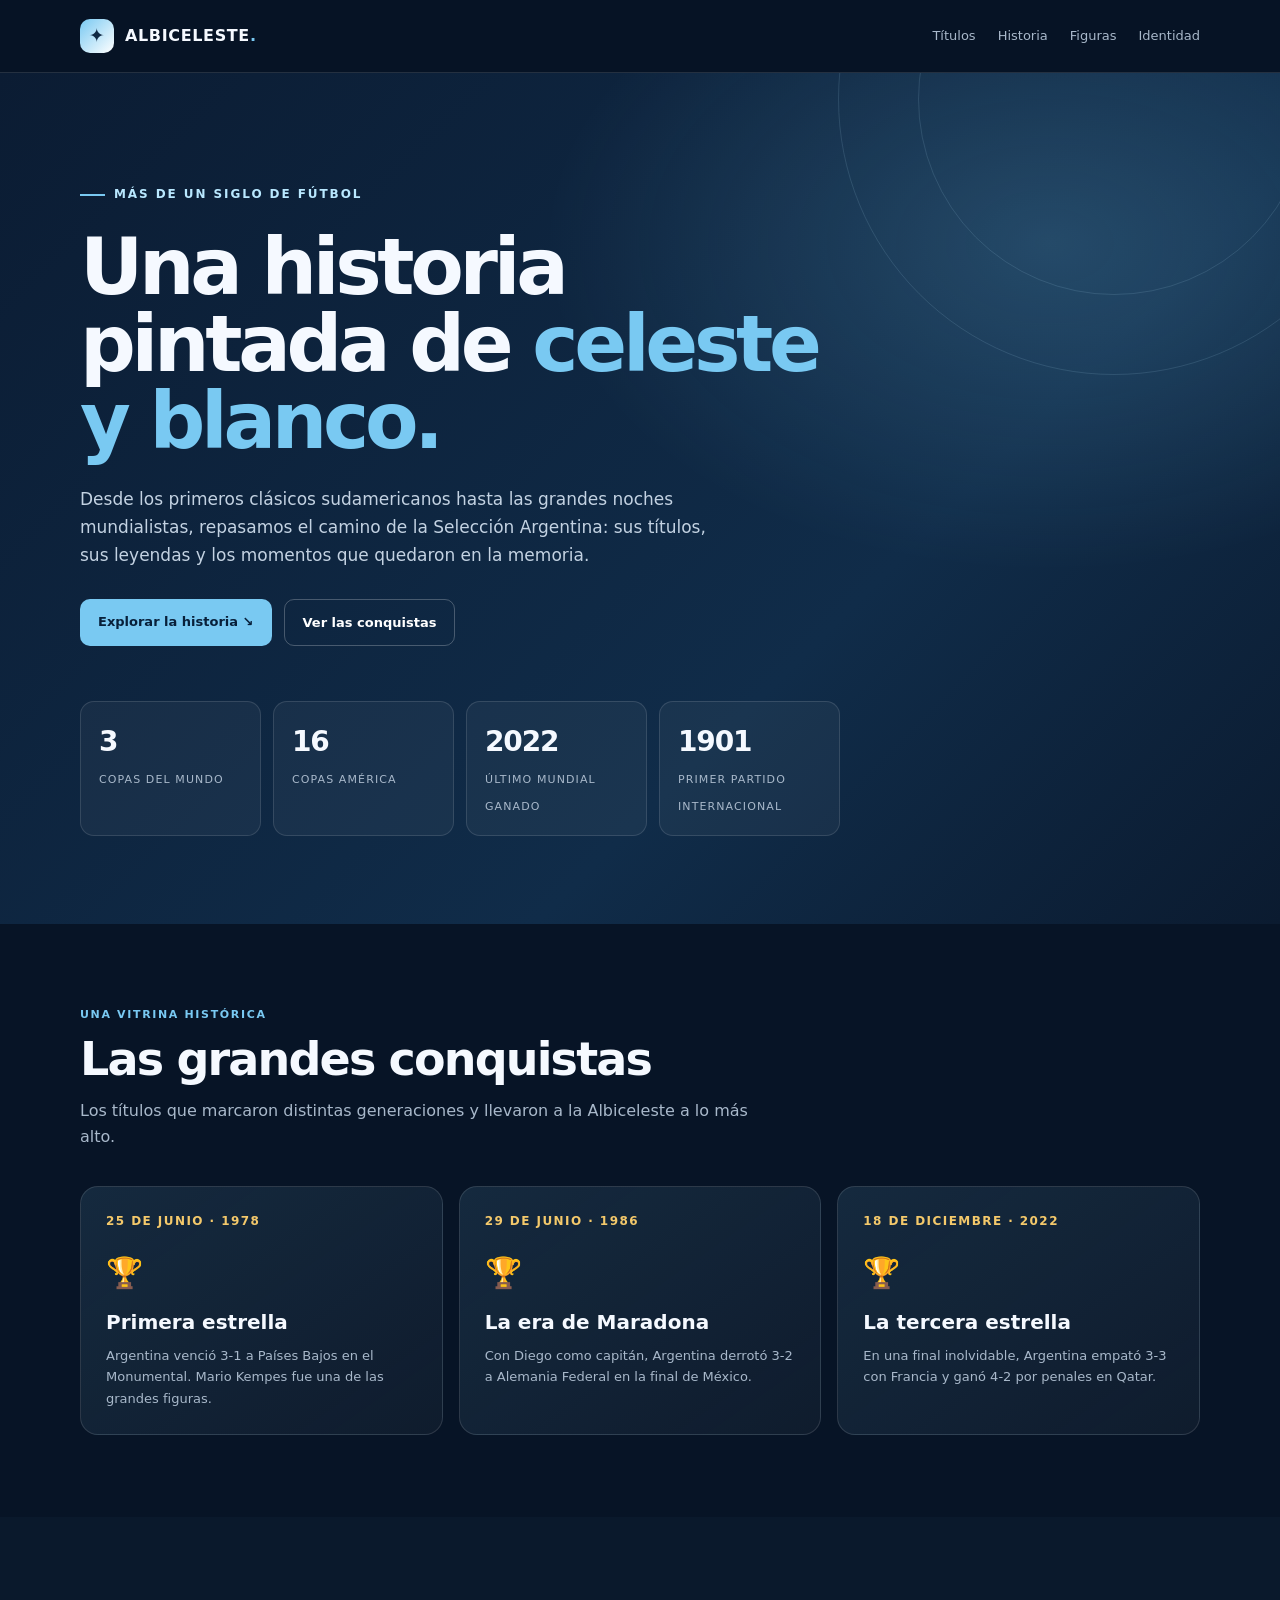
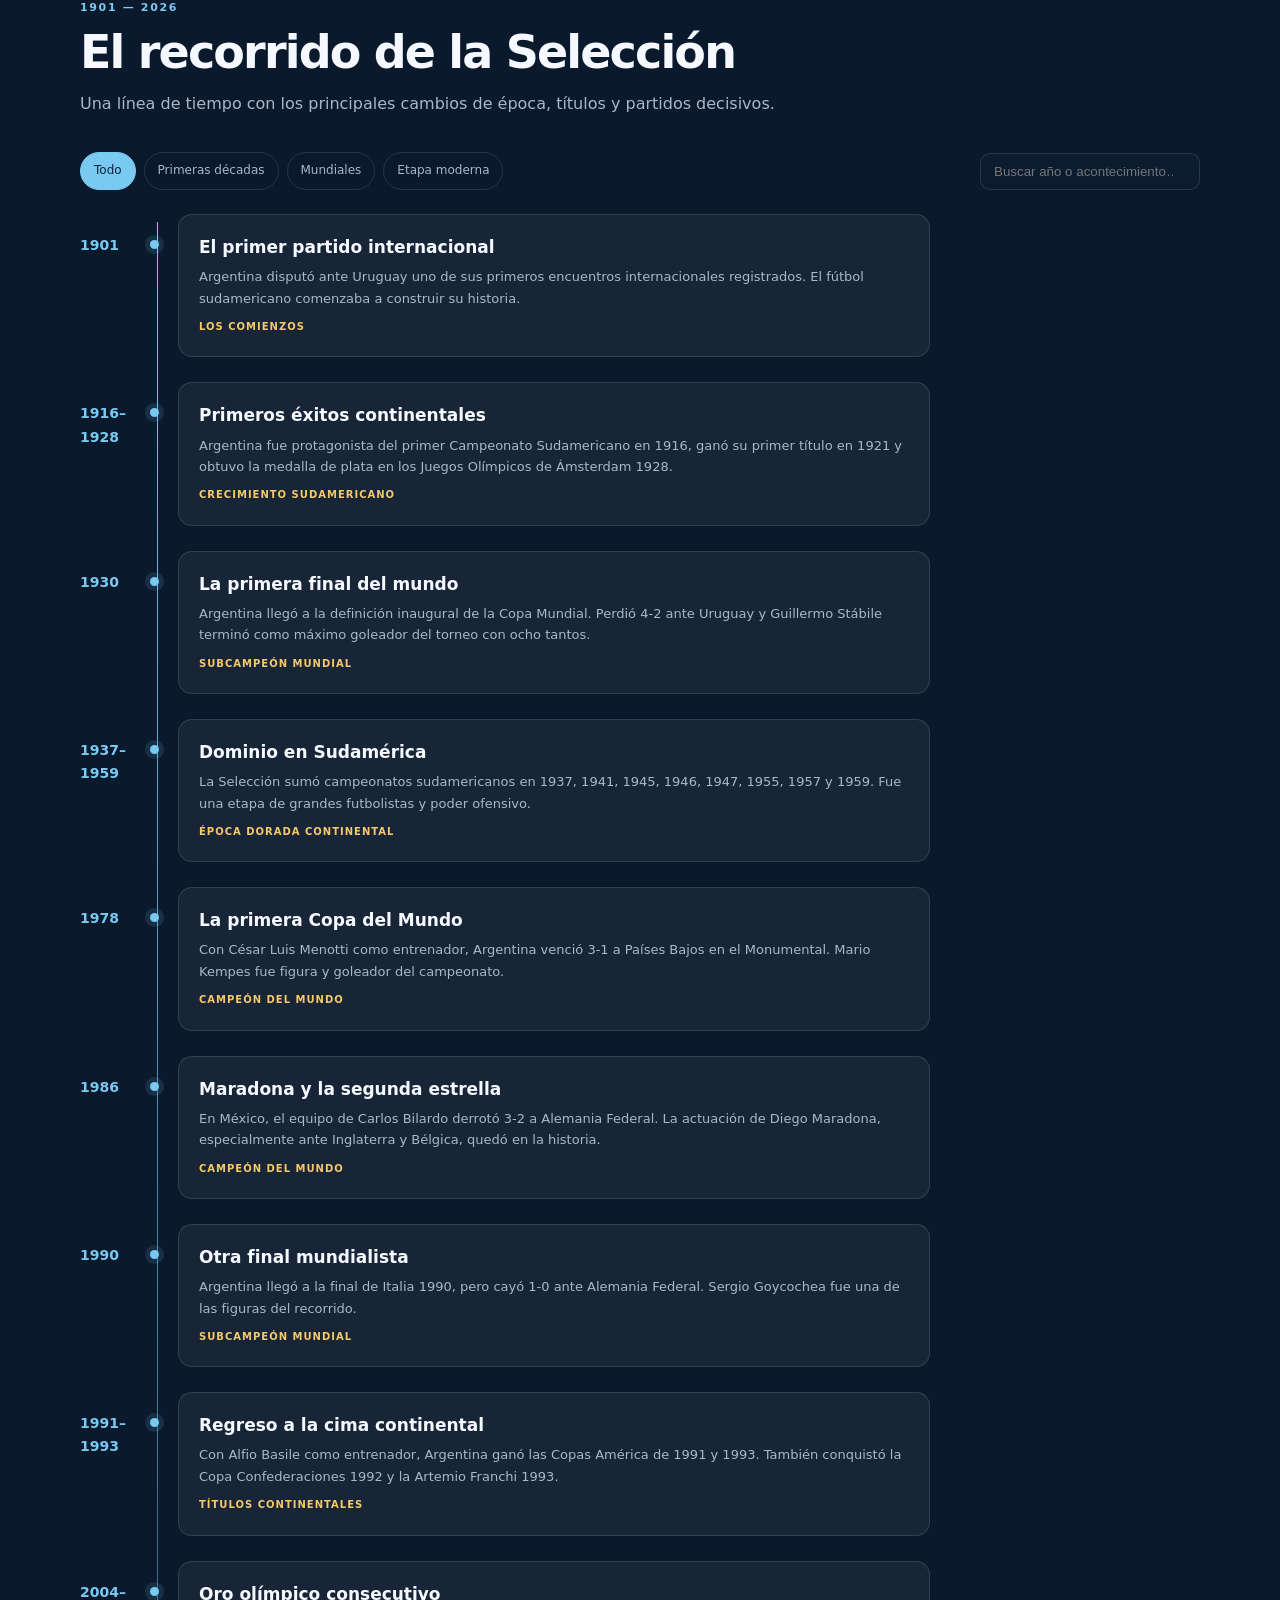
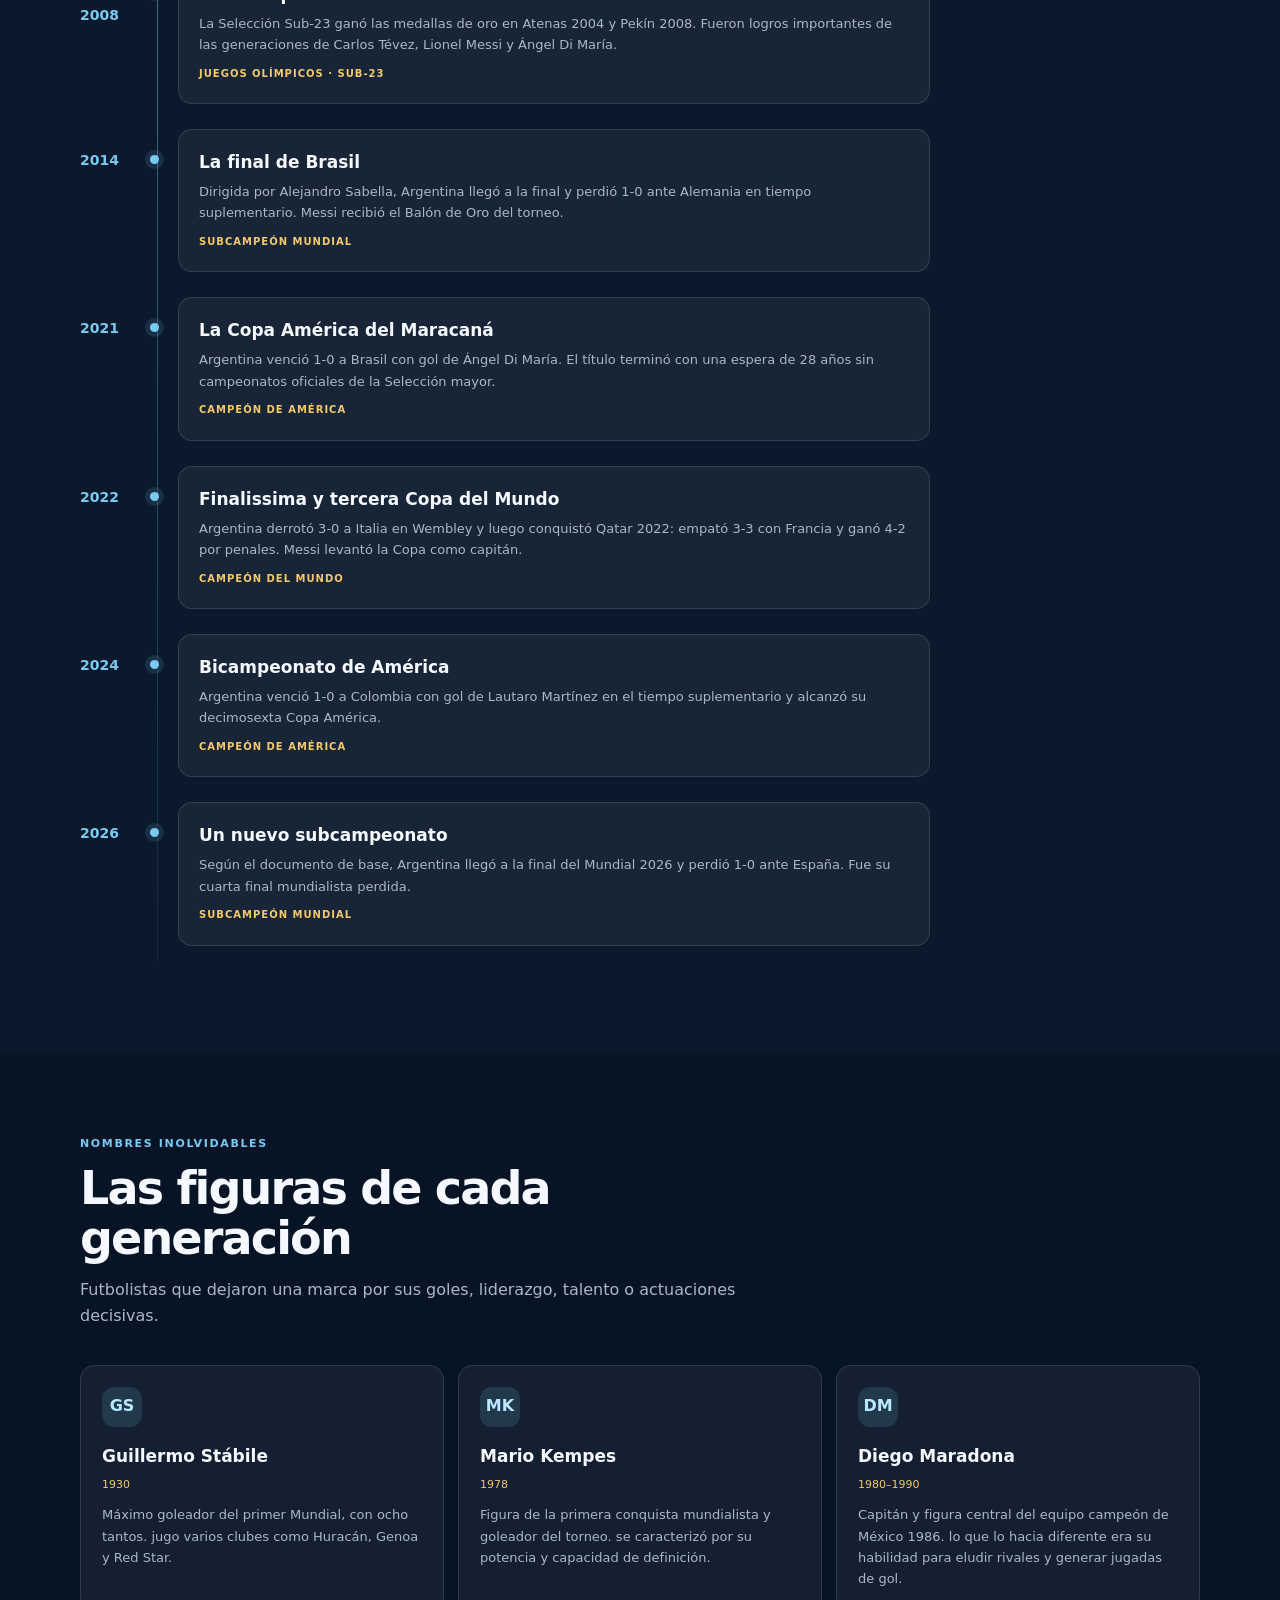
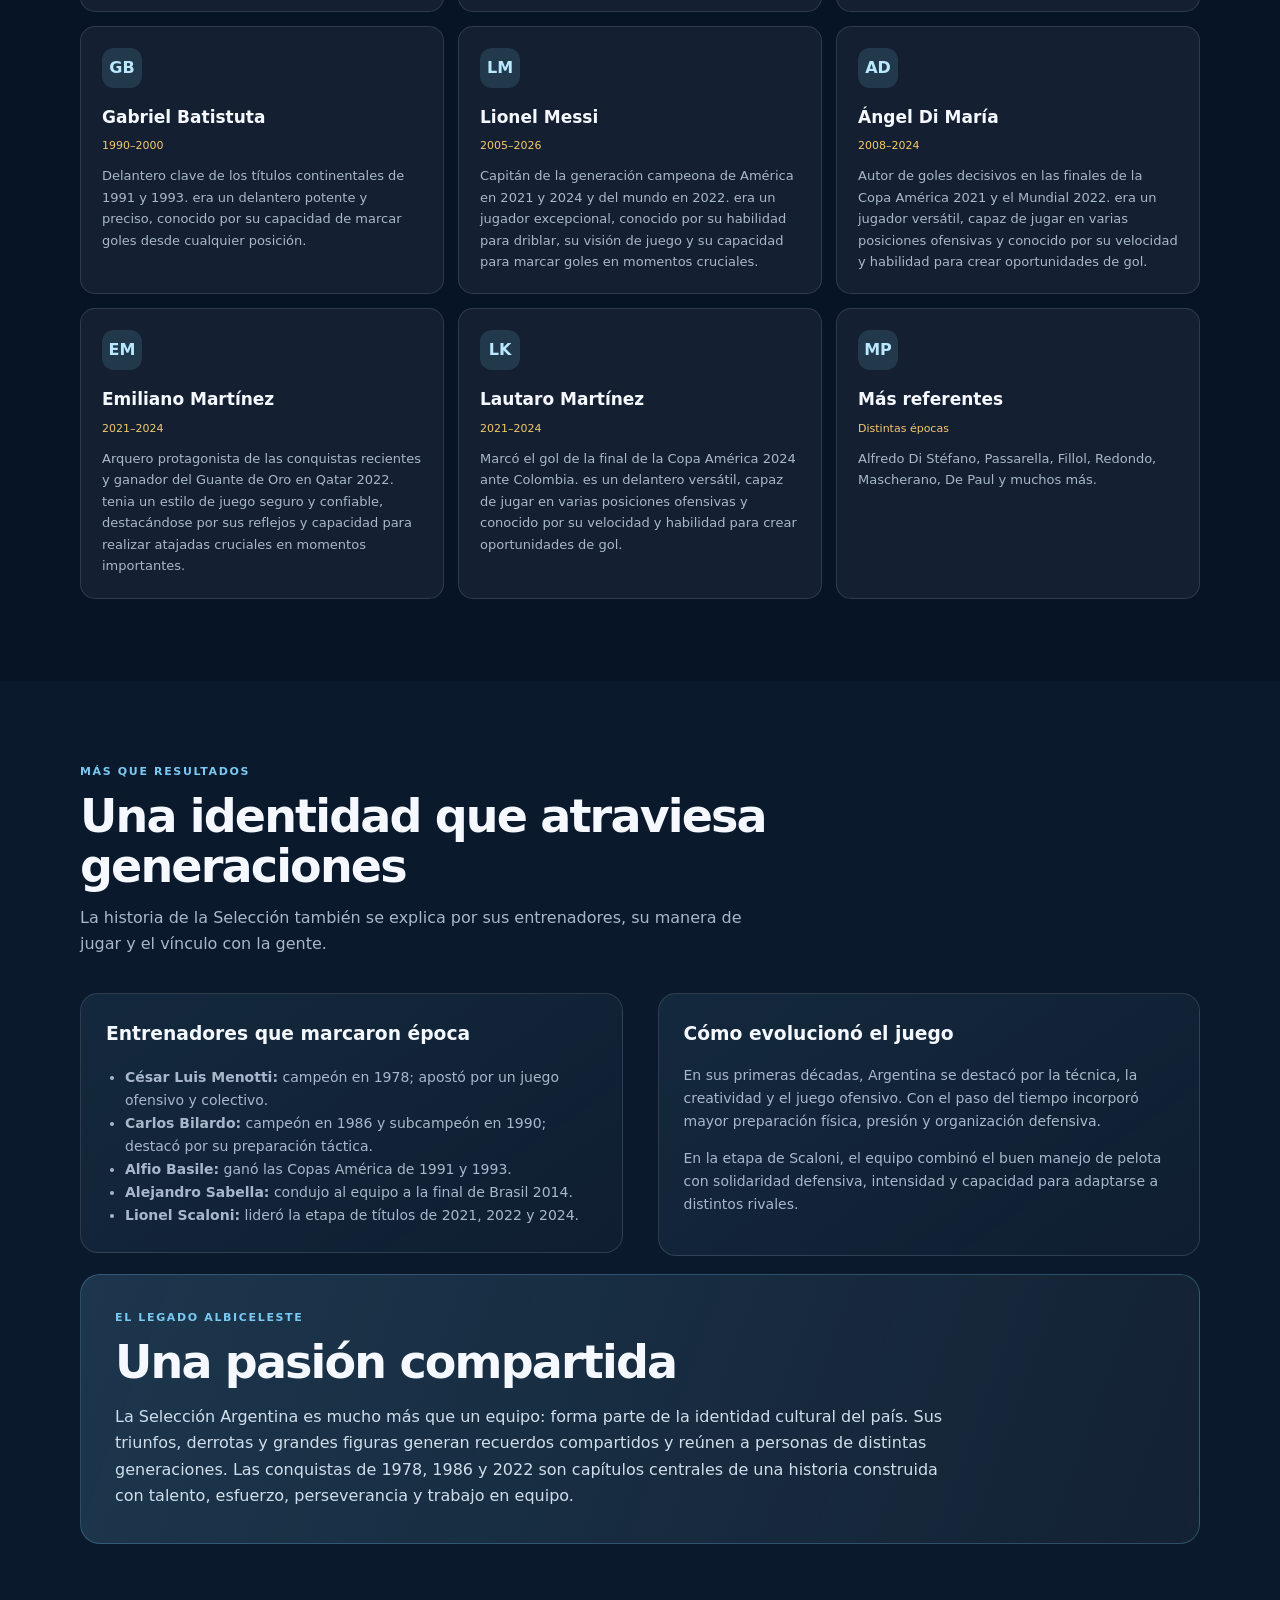
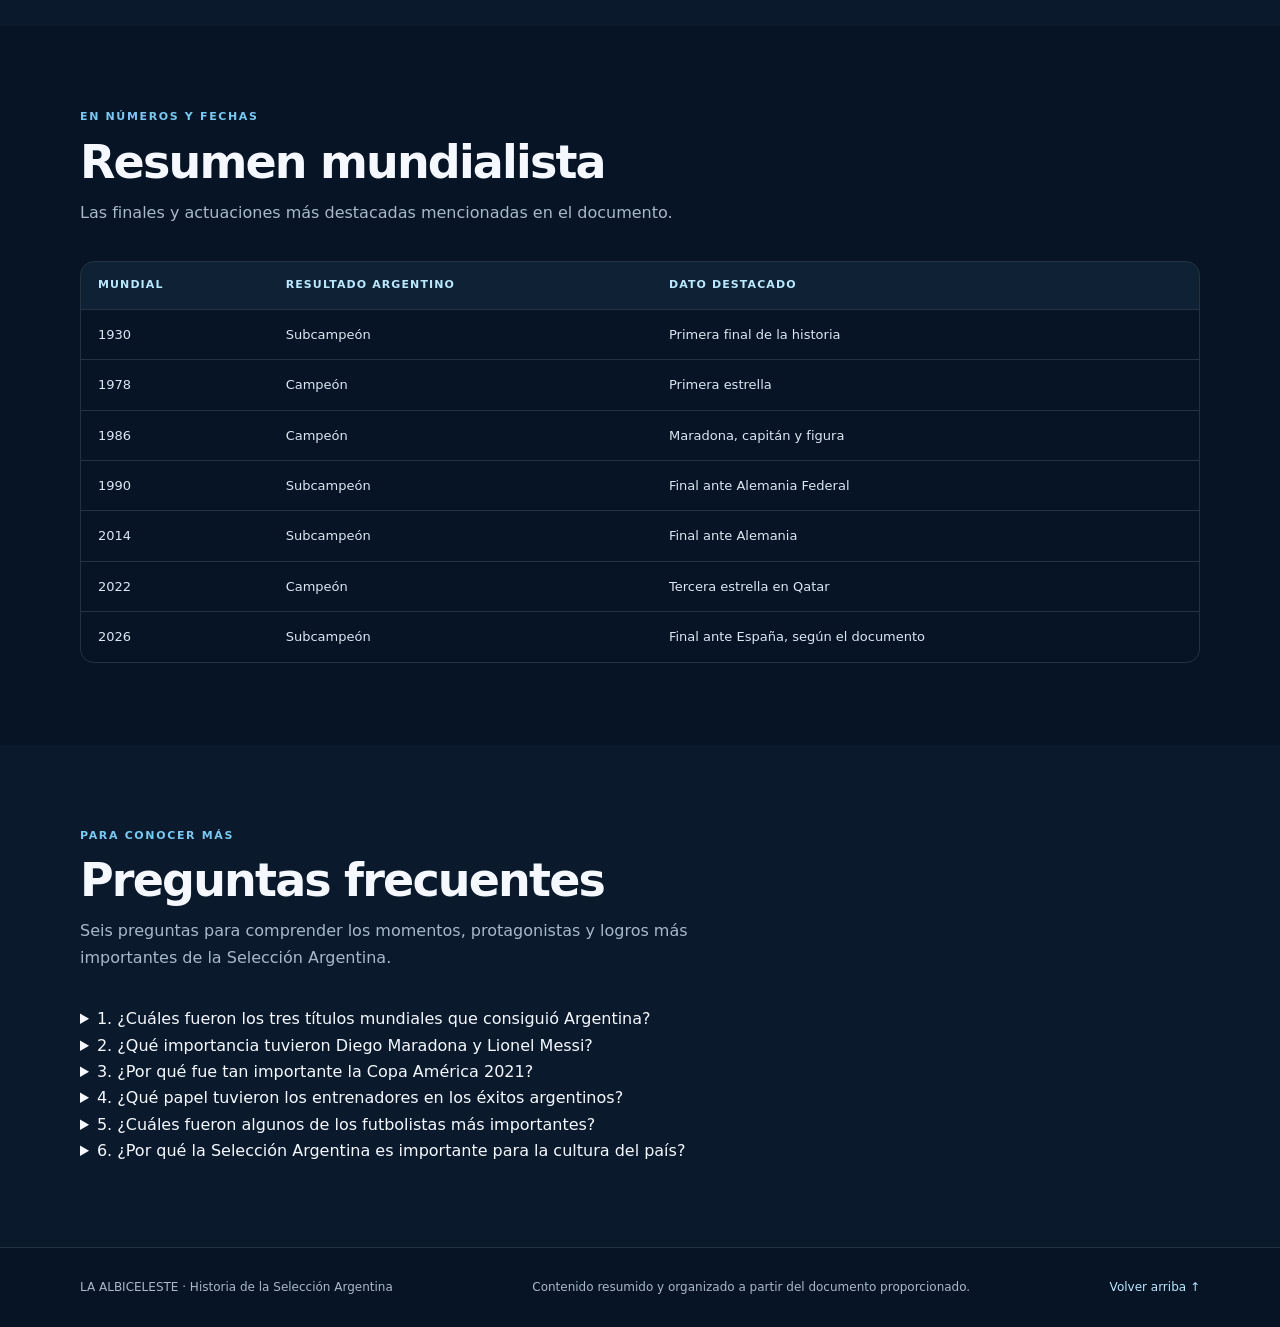
<file: index.html>
<!DOCTYPE html>
<html lang="es">
<head>
    <meta charset="UTF-8">
    <meta name="viewport" content="width=device-width, initial-scale=1.0">

    <meta name="description" content="Historia de la Selección Argentina: títulos, Mundiales, figuras y momentos inolvidables.">

    <!-- Política básica de seguridad -->
    <meta http-equiv="Content-Security-Policy"
          content="default-src 'none'; style-src 'unsafe-inline'; script-src 'unsafe-inline'; img-src 'self' data:; font-src 'self'; connect-src 'none'; object-src 'none'; base-uri 'none'; form-action 'none';">

    <meta name="referrer" content="no-referrer">

    <title>La Albiceleste — Historia de la Selección Argentina</title>

    <style>
        :root {
            --navy: #071426;
            --navy2: #0d2038;
            --sky: #79c9f2;
            --sky2: #b9e8ff;
            --white: #f5f9ff;
            --muted: #a8b8ca;
            --gold: #f4c96b;
            --line: rgba(255,255,255,.12);
            --card: rgba(255,255,255,.055);
        }

        * {
            box-sizing: border-box;
        }

        html {
            scroll-behavior: smooth;
        }

        body {
            margin: 0;
            background: var(--navy);
            color: var(--white);
            font-family: Inter, system-ui, -apple-system, "Segoe UI", sans-serif;
            line-height: 1.65;
        }

        a {
            color: inherit;
            text-decoration: none;
        }

        .wrap {
            width: min(1120px, calc(100% - 40px));
            margin: auto;
        }

        /* NAVEGACIÓN */

        .topbar {
            position: sticky;
            top: 0;
            z-index: 20;
            background: rgba(7,20,38,.94);
            border-bottom: 1px solid var(--line);
        }

        .nav {
            height: 72px;
            display: flex;
            align-items: center;
            justify-content: space-between;
            gap: 24px;
        }

        .brand {
            display: flex;
            align-items: center;
            gap: 11px;
            font-weight: 800;
            letter-spacing: .04em;
        }

        .crest {
            width: 34px;
            height: 34px;
            border-radius: 10px;
            background: linear-gradient(135deg,var(--sky),#fff);
            display: grid;
            place-items: center;
            color: #102944;
            font-size: 19px;
        }

        .navlinks {
            display: flex;
            gap: 22px;
            color: var(--muted);
            font-size: 13px;
        }

        .navlinks a:hover {
            color: white;
        }

        .menu {
            display: none;
            background: none;
            border: 1px solid var(--line);
            color: white;
            border-radius: 9px;
            padding: 8px 11px;
            cursor: pointer;
        }

        /* PORTADA */

        .hero {
            position: relative;
            overflow: hidden;
            padding: 105px 0 88px;
            background:
                radial-gradient(ellipse at 82% 20%,rgba(121,201,242,.2),transparent 34%),
                linear-gradient(135deg,#0b1c33,#102c49 65%,#0b1b30);
        }

        .hero:before,
        .hero:after {
            content: "";
            position: absolute;
            pointer-events: none;
            border: 1px solid rgba(185,232,255,.13);
            border-radius: 50%;
        }

        .hero:before {
            width: 550px;
            height: 550px;
            right: -110px;
            top: -250px;
        }

        .hero:after {
            width: 390px;
            height: 390px;
            right: -30px;
            top: -170px;
        }

        .eyebrow {
            display: inline-flex;
            align-items: center;
            gap: 9px;
            color: var(--sky2);
            font-size: 12px;
            font-weight: 800;
            letter-spacing: .16em;
            text-transform: uppercase;
        }

        .eyebrow:before {
            content: "";
            width: 25px;
            height: 2px;
            background: var(--sky);
        }

        h1 {
            font-size: clamp(43px,7vw,78px);
            line-height: .99;
            letter-spacing: -.055em;
            max-width: 780px;
            margin: 24px 0;
        }

        .hero h1 span {
            color: var(--sky);
        }

        .lead {
            max-width: 640px;
            color: #c3d2e2;
            font-size: 17px;
        }

        .hero-actions {
            display: flex;
            gap: 12px;
            flex-wrap: wrap;
            margin-top: 30px;
        }

        .btn {
            display: inline-flex;
            padding: 12px 18px;
            border-radius: 10px;
            font-weight: 750;
            font-size: 13px;
            background: var(--sky);
            color: #08203a;
        }

        .btn.secondary {
            background: transparent;
            color: white;
            border: 1px solid rgba(255,255,255,.24);
        }

        .stats {
            display: grid;
            grid-template-columns: repeat(4,1fr);
            gap: 12px;
            margin-top: 55px;
            max-width: 760px;
        }

        .stat {
            padding: 17px 18px;
            border: 1px solid var(--line);
            border-radius: 14px;
            background: rgba(255,255,255,.045);
        }

        .stat strong {
            display: block;
            font-size: 28px;
            letter-spacing: -.04em;
        }

        .stat span {
            font-size: 11px;
            color: var(--muted);
            text-transform: uppercase;
            letter-spacing: .1em;
        }

        /* SECCIONES */

        .section {
            padding: 82px 0;
        }

        .section.alt {
            background: #0a192c;
        }

        .section-head {
            max-width: 700px;
            margin-bottom: 35px;
        }

        .kicker {
            color: var(--sky);
            font-size: 11px;
            font-weight: 800;
            letter-spacing: .15em;
            text-transform: uppercase;
        }

        .section h2 {
            font-size: clamp(30px,4vw,46px);
            line-height: 1.1;
            letter-spacing: -.04em;
            margin: 10px 0 13px;
        }

        .section-head p {
            color: var(--muted);
            margin: 0;
        }

        /* TROFEOS */

        .trophy-grid {
            display: grid;
            grid-template-columns: repeat(3,1fr);
            gap: 16px;
        }

        .trophy {
            padding: 25px;
            border-radius: 18px;
            background: linear-gradient(145deg,rgba(121,201,242,.12),rgba(255,255,255,.035));
            border: 1px solid var(--line);
            min-height: 205px;
        }

        .trophy .year {
            color: var(--gold);
            font-size: 12px;
            font-weight: 800;
            letter-spacing: .12em;
        }

        .trophy .cup {
            font-size: 30px;
            margin: 17px 0 8px;
        }

        .trophy h3 {
            font-size: 20px;
            margin: 0 0 6px;
        }

        .trophy p {
            color: var(--muted);
            font-size: 13px;
            margin: 0;
        }

        /* LÍNEA DE TIEMPO */

        .timeline-tools {
            display: flex;
            justify-content: space-between;
            gap: 16px;
            align-items: center;
            flex-wrap: wrap;
            margin-bottom: 24px;
        }

        .filters {
            display: flex;
            gap: 8px;
            flex-wrap: wrap;
        }

        .filter {
            border: 1px solid var(--line);
            background: transparent;
            color: var(--muted);
            padding: 8px 13px;
            border-radius: 99px;
            font: inherit;
            font-size: 12px;
            cursor: pointer;
        }

        .filter.active,
        .filter:hover {
            background: var(--sky);
            color: #08203a;
            border-color: var(--sky);
        }

        .search {
            background: #0b1b30;
            border: 1px solid var(--line);
            border-radius: 10px;
            padding: 10px 13px;
            color: white;
            min-width: 220px;
            outline: none;
        }

        .timeline {
            position: relative;
            max-width: 850px;
        }

        .timeline:before {
            content: "";
            position: absolute;
            left: 77px;
            top: 8px;
            bottom: 8px;
            width: 1px;
            background: linear-gradient(var(--sky),rgba(121,201,242,.08));
        }

        .event {
            display: grid;
            grid-template-columns: 58px 1fr;
            gap: 40px;
            padding: 0 0 25px;
            position: relative;
        }

        .event[hidden] {
            display: none;
        }

        .event-year {
            font-weight: 850;
            color: var(--sky);
            font-size: 14px;
            padding-top: 20px;
        }

        .event-card {
            position: relative;
            border: 1px solid var(--line);
            border-radius: 14px;
            padding: 18px 20px;
            background: var(--card);
        }

        .event-card:before {
            content: "";
            position: absolute;
            left: -29px;
            top: 25px;
            width: 9px;
            height: 9px;
            border-radius: 50%;
            background: var(--sky);
            box-shadow: 0 0 0 5px rgba(121,201,242,.12);
        }

        .event-card h3 {
            margin: 0 0 5px;
            font-size: 17px;
        }

        .event-card p {
            margin: 0;
            color: var(--muted);
            font-size: 13px;
        }

        .tag {
            display: inline-block;
            margin-top: 10px;
            color: var(--gold);
            font-size: 10px;
            text-transform: uppercase;
            letter-spacing: .1em;
            font-weight: 800;
        }

        /* JUGADORES */

        .people-grid {
            display: grid;
            grid-template-columns: repeat(3,1fr);
            gap: 14px;
        }

        .person {
            padding: 21px;
            border: 1px solid var(--line);
            border-radius: 15px;
            background: var(--card);
        }

        .person .initial {
            width: 40px;
            height: 40px;
            border-radius: 12px;
            background: rgba(121,201,242,.14);
            color: var(--sky2);
            display: grid;
            place-items: center;
            font-weight: 850;
            margin-bottom: 15px;
        }

        .person h3 {
            margin: 0;
            font-size: 17px;
        }

        .person small {
            color: var(--gold);
            font-size: 11px;
        }

        .person p {
            font-size: 13px;
            color: var(--muted);
            margin: 8px 0 0;
        }

        /* IDENTIDAD Y ENTRENADORES */

        .split {
            display: grid;
            grid-template-columns: 1fr 1fr;
            gap: 35px;
            align-items: start;
        }

        .info-panel {
            border: 1px solid var(--line);
            border-radius: 18px;
            padding: 25px;
            background: linear-gradient(145deg,rgba(121,201,242,.09),rgba(255,255,255,.025));
        }

        .info-panel h3 {
            margin: 0 0 12px;
        }

        .info-panel p,
        .info-panel li {
            font-size: 14px;
            color: var(--muted);
        }

        .info-panel ul {
            padding-left: 19px;
            margin-bottom: 0;
        }

        /* TABLA */

        .table-wrap {
            overflow-x: auto;
            border: 1px solid var(--line);
            border-radius: 14px;
        }

        table {
            border-collapse: collapse;
            width: 100%;
            min-width: 480px;
            text-align: left;
        }

        th, td {
            padding: 14px 17px;
            border-bottom: 1px solid var(--line);
            font-size: 13px;
        }

        th {
            color: var(--sky2);
            background: rgba(121,201,242,.07);
            font-size: 11px;
            text-transform: uppercase;
            letter-spacing: .1em;
        }

        td {
            color: #dce7f2;
        }

        tr:last-child td {
            border-bottom: 0;
        }

        /* CONCLUSIÓN */

        .conclusion {
            padding: 34px;
            border-radius: 20px;
            background: linear-gradient(110deg,rgba(121,201,242,.17),rgba(255,255,255,.04));
            border: 1px solid rgba(121,201,242,.25);
        }

        .conclusion p {
            color: #d0deeb;
            max-width: 850px;
            margin-bottom: 0;
        }

        /* PIE DE PÁGINA */

        .footer {
            padding: 30px 0;
            border-top: 1px solid var(--line);
            color: var(--muted);
            font-size: 12px;
        }

        .footer-inner {
            display: flex;
            justify-content: space-between;
            gap: 20px;
            flex-wrap: wrap;
        }

        .backtop {
            color: var(--sky2);
        }

        /* DISEÑO RESPONSIVE */

        @media(max-width:760px) {
            .navlinks {
                display: none;
                position: absolute;
                top: 72px;
                left: 0;
                right: 0;
                background: #0b1b30;
                padding: 18px 22px;
                border-bottom: 1px solid var(--line);
                flex-direction: column;
            }

            .navlinks.open {
                display: flex;
            }

            .menu {
                display: block;
            }

            .hero {
                padding: 76px 0 65px;
            }

            .stats {
                grid-template-columns: repeat(2,1fr);
                margin-top: 38px;
            }

            .trophy-grid,
            .people-grid {
                grid-template-columns: 1fr;
            }

            .split {
                grid-template-columns: 1fr;
            }

            .section {
                padding: 62px 0;
            }

            .timeline:before {
                left: 57px;
            }

            .event {
                grid-template-columns: 40px 1fr;
                gap: 30px;
            }

            .event-card:before {
                left: -24px;
            }

            .search {
                width: 100%;
            }

            .timeline-tools {
                align-items: stretch;
            }
        }
    </style>
</head>

<body>

<header class="topbar">
    <div class="wrap nav">

        <a class="brand" href="#inicio">
            <span class="crest">✦</span>
            <span>ALBICELESTE<span style="color:var(--sky)">.</span></span>
        </a>

        <nav class="navlinks" id="navlinks">
            <a href="#titulos">Títulos</a>
            <a href="#historia">Historia</a>
            <a href="#figuras">Figuras</a>
            <a href="#identidad">Identidad</a>
        </nav>

        <button class="menu" id="menu" aria-label="Abrir menú">
            ☰
        </button>

    </div>
</header>

<main>

    <!-- PORTADA -->

    <section class="hero" id="inicio">
        <div class="wrap">

            <div class="eyebrow">Más de un siglo de fútbol</div>

            <h1>
                Una historia<br>
                pintada de <span>celeste y blanco.</span>
            </h1>

            <p class="lead">
                Desde los primeros clásicos sudamericanos hasta las grandes noches mundialistas,
                repasamos el camino de la Selección Argentina: sus títulos, sus leyendas y los
                momentos que quedaron en la memoria.
            </p>

            <div class="hero-actions">
                <a class="btn" href="#historia">Explorar la historia ↘</a>
                <a class="btn secondary" href="#titulos">Ver las conquistas</a>
            </div>

            <div class="stats">
                <div class="stat">
                    <strong>3</strong>
                    <span>Copas del Mundo</span>
                </div>

                <div class="stat">
                    <strong>16</strong>
                    <span>Copas América</span>
                </div>

                <div class="stat">
                    <strong>2022</strong>
                    <span>Último Mundial ganado</span>
                </div>

                <div class="stat">
                    <strong>1901</strong>
                    <span>Primer partido internacional</span>
                </div>
            </div>

        </div>
    </section>

    <!-- TÍTULOS -->

    <section class="section" id="titulos">
        <div class="wrap">

            <div class="section-head">
                <div class="kicker">Una vitrina histórica</div>
                <h2>Las grandes conquistas</h2>
                <p>
                    Los títulos que marcaron distintas generaciones y llevaron a la Albiceleste
                    a lo más alto.
                </p>
            </div>

            <div class="trophy-grid">

                <article class="trophy">
                    <div class="year">25 DE JUNIO · 1978</div>
                    <div class="cup">🏆</div>
                    <h3>Primera estrella</h3>
                    <p>
                        Argentina venció 3-1 a Países Bajos en el Monumental.
                        Mario Kempes fue una de las grandes figuras.
                    </p>
                </article>

                <article class="trophy">
                    <div class="year">29 DE JUNIO · 1986</div>
                    <div class="cup">🏆</div>
                    <h3>La era de Maradona</h3>
                    <p>
                        Con Diego como capitán, Argentina derrotó 3-2 a Alemania Federal
                        en la final de México.
                    </p>
                </article>

                <article class="trophy">
                    <div class="year">18 DE DICIEMBRE · 2022</div>
                    <div class="cup">🏆</div>
                    <h3>La tercera estrella</h3>
                    <p>
                        En una final inolvidable, Argentina empató 3-3 con Francia
                        y ganó 4-2 por penales en Qatar.
                    </p>
                </article>

            </div>
        </div>
    </section>

    <!-- HISTORIA -->

    <section class="section alt" id="historia">
        <div class="wrap">

            <div class="section-head">
                <div class="kicker">1901 — 2026</div>
                <h2>El recorrido de la Selección</h2>
                <p>
                    Una línea de tiempo con los principales cambios de época,
                    títulos y partidos decisivos.
                </p>
            </div>

            <div class="timeline-tools">

                <div class="filters">
                    <button class="filter active" data-filter="todos">Todo</button>
                    <button class="filter" data-filter="inicios">Primeras décadas</button>
                    <button class="filter" data-filter="mundiales">Mundiales</button>
                    <button class="filter" data-filter="moderna">Etapa moderna</button>
                </div>

                <input
                    class="search"
                    id="search"
                    type="search"
                    placeholder="Buscar año o acontecimiento…"
                    aria-label="Buscar en la línea de tiempo"
                >

            </div>

            <div class="timeline" id="timeline">

                <article class="event" data-category="inicios">
                    <div class="event-year">1901</div>
                    <div class="event-card">
                        <h3>El primer partido internacional</h3>
                        <p>
                            Argentina disputó ante Uruguay uno de sus primeros encuentros
                            internacionales registrados. El fútbol sudamericano comenzaba
                            a construir su historia.
                        </p>
                        <span class="tag">Los comienzos</span>
                    </div>
                </article>

                <article class="event" data-category="inicios">
                    <div class="event-year">1916–1928</div>
                    <div class="event-card">
                        <h3>Primeros éxitos continentales</h3>
                        <p>
                            Argentina fue protagonista del primer Campeonato Sudamericano
                            en 1916, ganó su primer título en 1921 y obtuvo la medalla de
                            plata en los Juegos Olímpicos de Ámsterdam 1928.
                        </p>
                        <span class="tag">Crecimiento sudamericano</span>
                    </div>
                </article>

                <article class="event" data-category="mundiales">
                    <div class="event-year">1930</div>
                    <div class="event-card">
                        <h3>La primera final del mundo</h3>
                        <p>
                            Argentina llegó a la definición inaugural de la Copa Mundial.
                            Perdió 4-2 ante Uruguay y Guillermo Stábile terminó como máximo
                            goleador del torneo con ocho tantos.
                        </p>
                        <span class="tag">Subcampeón mundial</span>
                    </div>
                </article>

                <article class="event" data-category="inicios">
                    <div class="event-year">1937–1959</div>
                    <div class="event-card">
                        <h3>Dominio en Sudamérica</h3>
                        <p>
                            La Selección sumó campeonatos sudamericanos en 1937, 1941,
                            1945, 1946, 1947, 1955, 1957 y 1959. Fue una etapa de grandes
                            futbolistas y poder ofensivo.
                        </p>
                        <span class="tag">Época dorada continental</span>
                    </div>
                </article>

                <article class="event" data-category="mundiales">
                    <div class="event-year">1978</div>
                    <div class="event-card">
                        <h3>La primera Copa del Mundo</h3>
                        <p>
                            Con César Luis Menotti como entrenador, Argentina venció 3-1
                            a Países Bajos en el Monumental. Mario Kempes fue figura y
                            goleador del campeonato.
                        </p>
                        <span class="tag">Campeón del mundo</span>
                    </div>
                </article>

                <article class="event" data-category="mundiales">
                    <div class="event-year">1986</div>
                    <div class="event-card">
                        <h3>Maradona y la segunda estrella</h3>
                        <p>
                            En México, el equipo de Carlos Bilardo derrotó 3-2 a Alemania
                            Federal. La actuación de Diego Maradona, especialmente ante
                            Inglaterra y Bélgica, quedó en la historia.
                        </p>
                        <span class="tag">Campeón del mundo</span>
                    </div>
                </article>

                <article class="event" data-category="mundiales">
                    <div class="event-year">1990</div>
                    <div class="event-card">
                        <h3>Otra final mundialista</h3>
                        <p>
                            Argentina llegó a la final de Italia 1990, pero cayó 1-0
                            ante Alemania Federal. Sergio Goycochea fue una de las
                            figuras del recorrido.
                        </p>
                        <span class="tag">Subcampeón mundial</span>
                    </div>
                </article>

                <article class="event" data-category="inicios">
                    <div class="event-year">1991–1993</div>
                    <div class="event-card">
                        <h3>Regreso a la cima continental</h3>
                        <p>
                            Con Alfio Basile como entrenador, Argentina ganó las Copas
                            América de 1991 y 1993. También conquistó la Copa
                            Confederaciones 1992 y la Artemio Franchi 1993.
                        </p>
                        <span class="tag">Títulos continentales</span>
                    </div>
                </article>

                <article class="event" data-category="moderna">
                    <div class="event-year">2004–2008</div>
                    <div class="event-card">
                        <h3>Oro olímpico consecutivo</h3>
                        <p>
                            La Selección Sub-23 ganó las medallas de oro en Atenas 2004
                            y Pekín 2008. Fueron logros importantes de las generaciones
                            de Carlos Tévez, Lionel Messi y Ángel Di María.
                        </p>
                        <span class="tag">Juegos Olímpicos · Sub-23</span>
                    </div>
                </article>

                <article class="event" data-category="mundiales">
                    <div class="event-year">2014</div>
                    <div class="event-card">
                        <h3>La final de Brasil</h3>
                        <p>
                            Dirigida por Alejandro Sabella, Argentina llegó a la final
                            y perdió 1-0 ante Alemania en tiempo suplementario.
                            Messi recibió el Balón de Oro del torneo.
                        </p>
                        <span class="tag">Subcampeón mundial</span>
                    </div>
                </article>

                <article class="event" data-category="moderna">
                    <div class="event-year">2021</div>
                    <div class="event-card">
                        <h3>La Copa América del Maracaná</h3>
                        <p>
                            Argentina venció 1-0 a Brasil con gol de Ángel Di María.
                            El título terminó con una espera de 28 años sin campeonatos
                            oficiales de la Selección mayor.
                        </p>
                        <span class="tag">Campeón de América</span>
                    </div>
                </article>

                <article class="event" data-category="moderna">
                    <div class="event-year">2022</div>
                    <div class="event-card">
                        <h3>Finalissima y tercera Copa del Mundo</h3>
                        <p>
                            Argentina derrotó 3-0 a Italia en Wembley y luego conquistó
                            Qatar 2022: empató 3-3 con Francia y ganó 4-2 por penales.
                            Messi levantó la Copa como capitán.
                        </p>
                        <span class="tag">Campeón del mundo</span>
                    </div>
                </article>

                <article class="event" data-category="moderna">
                    <div class="event-year">2024</div>
                    <div class="event-card">
                        <h3>Bicampeonato de América</h3>
                        <p>
                            Argentina venció 1-0 a Colombia con gol de Lautaro Martínez
                            en el tiempo suplementario y alcanzó su decimosexta
                            Copa América.
                        </p>
                        <span class="tag">Campeón de América</span>
                    </div>
                </article>

                <article class="event" data-category="mundiales">
                    <div class="event-year">2026</div>
                    <div class="event-card">
                        <h3>Un nuevo subcampeonato</h3>
                        <p>
                            Según el documento de base, Argentina llegó a la final
                            del Mundial 2026 y perdió 1-0 ante España. Fue su cuarta
                            final mundialista perdida.
                        </p>
                        <span class="tag">Subcampeón mundial</span>
                    </div>
                </article>

            </div>

            <p id="no-results" style="display:none;color:var(--muted);font-size:14px">
                No se encontraron acontecimientos con esa búsqueda.
            </p>

        </div>
    </section>

    <!-- FIGURAS -->

    <section class="section" id="figuras">
        <div class="wrap">

            <div class="section-head">
                <div class="kicker">Nombres inolvidables</div>
                <h2>Las figuras de cada generación</h2>
                <p>
                    Futbolistas que dejaron una marca por sus goles, liderazgo,
                    talento o actuaciones decisivas.
                </p>
            </div>

            <div class="people-grid">

                <article class="person">
                    <div class="initial">GS</div>
                    <h3>Guillermo Stábile</h3>
                    <small>1930</small>
                    <p>Máximo goleador del primer Mundial, con ocho tantos.
                        jugo varios clubes como Huracán, Genoa y Red Star.
                    </p>
                </article>

                <article class="person">
                    <div class="initial">MK</div>
                    <h3>Mario Kempes</h3>
                    <small>1978</small>
                    <p>Figura de la primera conquista mundialista y goleador del torneo.
                        se caracterizó por su potencia y capacidad de definición.
                    </p>
                </article>

                <article class="person">
                    <div class="initial">DM</div>
                    <h3>Diego Maradona</h3>
                    <small>1980–1990</small>
                    <p>Capitán y figura central del equipo campeón de México 1986.
                        lo que lo hacia diferente era su habilidad para eludir rivales y generar jugadas de gol.
                    </p>
                </article>

                <article class="person">
                    <div class="initial">GB</div>
                    <h3>Gabriel Batistuta</h3>
                    <small>1990–2000</small>
                    <p>Delantero clave de los títulos continentales de 1991 y 1993.
                        era un delantero potente y preciso, conocido por su capacidad de marcar goles desde cualquier posición.
                    </p>
                </article>

                <article class="person">
                    <div class="initial">LM</div>
                    <h3>Lionel Messi</h3>
                    <small>2005–2026</small>
                    <p>
                        Capitán de la generación campeona de América en 2021 y 2024
                        y del mundo en 2022.
                        era un jugador excepcional, conocido por su habilidad para driblar, su visión de juego y su capacidad para marcar goles en momentos cruciales.
                    </p>
                </article>

                <article class="person">
                    <div class="initial">AD</div>
                    <h3>Ángel Di María</h3>
                    <small>2008–2024</small>
                    <p>
                        Autor de goles decisivos en las finales de la Copa América
                        2021 y el Mundial 2022.
                        era un jugador versátil, capaz de jugar en varias posiciones ofensivas y conocido por su velocidad y habilidad para crear oportunidades de gol.
                    </p>
                </article>

                <article class="person">
                    <div class="initial">EM</div>
                    <h3>Emiliano Martínez</h3>
                    <small>2021–2024</small>
                    <p>
                        Arquero protagonista de las conquistas recientes y ganador
                        del Guante de Oro en Qatar 2022.
                        tenia un estilo de juego seguro y confiable, destacándose por sus reflejos y capacidad para realizar atajadas cruciales en momentos importantes.
                    </p>
                </article>

                <article class="person">
                    <div class="initial">LK</div>
                    <h3>Lautaro Martínez</h3>
                    <small>2021–2024</small>
                    <p>Marcó el gol de la final de la Copa América 2024 ante Colombia.
                        es un delantero versátil, capaz de jugar en varias posiciones ofensivas y conocido por su velocidad y habilidad para crear oportunidades de gol.
                    </p>
                </article>

                <article class="person">
                    <div class="initial">MP</div>
                    <h3>Más referentes</h3>
                    <small>Distintas épocas</small>
                    <p>
                        Alfredo Di Stéfano, Passarella, Fillol, Redondo,
                        Mascherano, De Paul y muchos más.
                    </p>
                </article>

            </div>
        </div>
    </section>

    <!-- IDENTIDAD -->

    <section class="section alt" id="identidad">
        <div class="wrap">

            <div class="section-head">
                <div class="kicker">Más que resultados</div>
                <h2>Una identidad que atraviesa generaciones</h2>
                <p>
                    La historia de la Selección también se explica por sus entrenadores,
                    su manera de jugar y el vínculo con la gente.
                </p>
            </div>

            <div class="split">

                <div class="info-panel">
                    <h3>Entrenadores que marcaron época</h3>

                    <ul>
                        <li>
                            <b>César Luis Menotti:</b>
                            campeón en 1978; apostó por un juego ofensivo y colectivo.
                        </li>

                        <li>
                            <b>Carlos Bilardo:</b>
                            campeón en 1986 y subcampeón en 1990;
                            destacó por su preparación táctica.
                        </li>

                        <li>
                            <b>Alfio Basile:</b>
                            ganó las Copas América de 1991 y 1993.
                        </li>

                        <li>
                            <b>Alejandro Sabella:</b>
                            condujo al equipo a la final de Brasil 2014.
                        </li>

                        <li>
                            <b>Lionel Scaloni:</b>
                            lideró la etapa de títulos de 2021, 2022 y 2024.
                        </li>
                    </ul>
                </div>

                <div class="info-panel">
                    <h3>Cómo evolucionó el juego</h3>

                    <p>
                        En sus primeras décadas, Argentina se destacó por la técnica,
                        la creatividad y el juego ofensivo. Con el paso del tiempo
                        incorporó mayor preparación física, presión y organización
                        defensiva.
                    </p>

                    <p>
                        En la etapa de Scaloni, el equipo combinó el buen manejo de
                        pelota con solidaridad defensiva, intensidad y capacidad
                        para adaptarse a distintos rivales.
                    </p>
                </div>

            </div>

            <div style="height:18px"></div>

            <div class="conclusion">
                <div class="kicker">El legado albiceleste</div>
                <h2>Una pasión compartida</h2>

                <p>
                    La Selección Argentina es mucho más que un equipo: forma parte
                    de la identidad cultural del país. Sus triunfos, derrotas y
                    grandes figuras generan recuerdos compartidos y reúnen a
                    personas de distintas generaciones. Las conquistas de 1978,
                    1986 y 2022 son capítulos centrales de una historia construida
                    con talento, esfuerzo, perseverancia y trabajo en equipo.
                </p>
            </div>

        </div>
    </section>

    <!-- RESUMEN MUNDIALISTA -->

    <section class="section" id="resumen">
        <div class="wrap">

            <div class="section-head">
                <div class="kicker">En números y fechas</div>
                <h2>Resumen mundialista</h2>
                <p>
                    Las finales y actuaciones más destacadas mencionadas
                    en el documento.
                </p>
            </div>

            <div class="table-wrap">
                <table>
                    <thead>
                        <tr>
                            <th>Mundial</th>
                            <th>Resultado argentino</th>
                            <th>Dato destacado</th>
                        </tr>
                    </thead>

                    <tbody>
                        <tr>
                            <td>1930</td>
                            <td>Subcampeón</td>
                            <td>Primera final de la historia</td>
                        </tr>

                        <tr>
                            <td>1978</td>
                            <td>Campeón</td>
                            <td>Primera estrella</td>
                        </tr>

                        <tr>
                            <td>1986</td>
                            <td>Campeón</td>
                            <td>Maradona, capitán y figura</td>
                        </tr>

                        <tr>
                            <td>1990</td>
                            <td>Subcampeón</td>
                            <td>Final ante Alemania Federal</td>
                        </tr>

                        <tr>
                            <td>2014</td>
                            <td>Subcampeón</td>
                            <td>Final ante Alemania</td>
                        </tr>

                        <tr>
                            <td>2022</td>
                            <td>Campeón</td>
                            <td>Tercera estrella en Qatar</td>
                        </tr>

                        <tr>
                            <td>2026</td>
                            <td>Subcampeón</td>
                            <td>Final ante España, según el documento</td>
                        </tr>
                    </tbody>
                </table>
            </div>

        </div>
    </section>

</main>
<section class="section alt" id="preguntas">
    <div class="wrap">

        <div class="section-head">
            <div class="kicker">Para conocer más</div>
            <h2>Preguntas frecuentes</h2>
            <p>
                Seis preguntas para comprender los momentos,
                protagonistas y logros más importantes de la Selección Argentina.
            </p>
        </div>

        <div class="faq">

            <details>
                <summary>
                    1. ¿Cuáles fueron los tres títulos mundiales que consiguió Argentina?
                </summary>

                <div class="faq-content">
                    <p>
                        La Selección Argentina consiguió tres Copas del Mundo:
                        en 1978, 1986 y 2022. Cada campeonato tuvo una importancia
                        especial en la historia del fútbol argentino.
                    </p>

                    <p>
                        En 1978, Argentina consiguió su primer Mundial jugando como
                        local. El equipo dirigido por César Luis Menotti venció
                        3-1 a Países Bajos en la final, con Mario Kempes como una
                        de sus principales figuras y máximo goleador del torneo.
                    </p>

                    <p>
                        En 1986, Argentina consiguió su segunda Copa del Mundo
                        en México, bajo la dirección técnica de Carlos Bilardo.
                        Diego Maradona fue el capitán y la gran figura del
                        campeonato, especialmente por sus actuaciones frente
                        a Inglaterra y Bélgica. En la final, Argentina derrotó
                        3-2 a Alemania Federal.
                    </p>

                    <p>
                        En 2022, Argentina conquistó su tercera Copa del Mundo
                        en Qatar. El equipo dirigido por Lionel Scaloni venció
                        a Francia en una final que terminó 3-3 y se definió
                        por penales, con un resultado de 4-2. Lionel Messi fue
                        el capitán y Emiliano Martínez tuvo intervenciones
                        fundamentales.
                    </p>

                    <p>
                        Estos tres títulos representan distintas generaciones
                        de futbolistas y entrenadores que llevaron a Argentina
                        a lo más alto del fútbol mundial.
                    </p>
                </div>
            </details>

            <details>
                <summary>
                    2. ¿Qué importancia tuvieron Diego Maradona y Lionel Messi?
                </summary>

                <div class="faq-content">
                    <p>
                        Diego Maradona y Lionel Messi fueron dos de los futbolistas
                        más importantes de la historia de la Selección Argentina.
                        Ambos se destacaron por su talento, liderazgo y capacidad
                        para influir en partidos decisivos.
                    </p>

                    <p>
                        Diego Maradona fue el principal referente del equipo
                        campeón del Mundial de México 1986. Durante ese torneo
                        realizó actuaciones extraordinarias, especialmente
                        contra Inglaterra, cuando marcó los dos goles más
                        recordados de su carrera: la Mano de Dios y el Gol del
                        Siglo. Además, fue fundamental en la semifinal contra
                        Bélgica y en la conquista de la segunda Copa del Mundo.
                    </p>

                    <p>
                        Por su parte, Lionel Messi representó a varias generaciones
                        de la Selección durante más de dos décadas. Después de
                        disputar diferentes finales sin conseguir títulos con
                        el equipo mayor, logró conquistar la Copa América 2021,
                        la Finalissima 2022, el Mundial de Qatar 2022 y la
                        Copa América 2024.
                    </p>

                    <p>
                        Maradona y Messi dejaron un legado enorme. El primero
                        fue el símbolo de la generación de 1986, mientras que
                        el segundo lideró una de las etapas más exitosas del
                        fútbol argentino moderno.
                    </p>
                </div>
            </details>

            <details>
                <summary>
                    3. ¿Por qué fue tan importante la Copa América 2021?
                </summary>

                <div class="faq-content">
                    <p>
                        La conquista de la Copa América 2021 fue muy importante
                        porque permitió que Argentina terminara con una espera
                        de 28 años sin conseguir títulos oficiales con la
                        Selección mayor.
                    </p>

                    <p>
                        El torneo se disputó en Brasil y el equipo dirigido
                        por Lionel Scaloni llegó a la final después de superar
                        diferentes dificultades durante la competición.
                        En la definición enfrentó al seleccionado brasileño
                        en el estadio Maracaná, uno de los escenarios más
                        importantes del fútbol mundial.
                    </p>

                    <p>
                        El partido terminó con una victoria argentina por 1-0
                        gracias a un gol de Ángel Di María, quien aprovechó
                        una oportunidad ofensiva para marcar el único tanto
                        del encuentro.
                    </p>

                    <p>
                        Este campeonato tuvo un significado especial para
                        Lionel Messi, ya que representó su primer gran título
                        oficial con la Selección mayor. También fortaleció
                        la confianza del equipo y permitió consolidar un grupo
                        de futbolistas que posteriormente conseguiría la
                        Finalissima, el Mundial de Qatar 2022 y la Copa
                        América 2024.
                    </p>

                    <p>
                        La victoria fue celebrada por millones de argentinos
                        y marcó el comienzo de una etapa histórica de grandes
                        éxitos internacionales.
                    </p>
                </div>
            </details>

            <details>
                <summary>
                    4. ¿Qué papel tuvieron los entrenadores en los éxitos argentinos?
                </summary>

                <div class="faq-content">
                    <p>
                        Los entrenadores tuvieron un papel fundamental en
                        la historia de la Selección Argentina porque fueron
                        responsables de organizar los equipos, desarrollar
                        estrategias y preparar a los futbolistas para competir
                        internacionalmente.
                    </p>

                    <p>
                        César Luis Menotti dirigió al seleccionado campeón
                        del Mundial de 1978. Su propuesta se caracterizaba
                        por un fútbol ofensivo, técnico y basado en el
                        funcionamiento colectivo.
                    </p>

                    <p>
                        Carlos Salvador Bilardo condujo a Argentina a la
                        conquista del Mundial de 1986 y al subcampeonato
                        de 1990. Se destacó por su preparación táctica,
                        disciplina y capacidad para adaptar el equipo a
                        cada rival.
                    </p>

                    <p>
                        Alfio Basile también fue importante porque dirigió
                        al seleccionado campeón de las Copas América de
                        1991 y 1993.
                    </p>

                    <p>
                        Alejandro Sabella consiguió llevar a Argentina
                        a la final del Mundial de Brasil 2014, después de
                        construir un equipo sólido y competitivo.
                    </p>

                    <p>
                        Finalmente, Lionel Scaloni inició una de las etapas
                        más exitosas de la historia reciente. Bajo su dirección,
                        Argentina consiguió la Copa América 2021, la Finalissima
                        2022, el Mundial de Qatar 2022 y la Copa América 2024.
                    </p>

                    <p>
                        Cada entrenador aportó diferentes ideas y estilos
                        de juego, pero todos compartieron el objetivo de
                        representar al país de la mejor manera posible.
                    </p>
                </div>
            </details>

            <details>
                <summary>
                    5. ¿Cuáles fueron algunos de los futbolistas más importantes?
                </summary>

                <div class="faq-content">
                    <p>
                        A lo largo de su historia, Argentina tuvo numerosos
                        futbolistas que se destacaron por sus habilidades,
                        goles, liderazgo y participación en campeonatos
                        importantes.
                    </p>

                    <p>
                        Guillermo Stábile fue una de las primeras grandes
                        figuras internacionales, ya que terminó como máximo
                        goleador del Mundial de 1930 con ocho tantos.
                    </p>

                    <p>
                        Mario Kempes fue fundamental en el Mundial de 1978.
                        Marcó dos goles en la final contra Países Bajos y
                        terminó como máximo goleador del campeonato.
                    </p>

                    <p>
                        Diego Maradona fue la gran figura del Mundial de 1986.
                        Su talento individual, liderazgo y capacidad para
                        decidir partidos fueron fundamentales para conseguir
                        la segunda Copa del Mundo.
                    </p>

                    <p>
                        Gabriel Batistuta se destacó durante los años noventa
                        por su capacidad goleadora y fue una de las principales
                        figuras de los títulos continentales de 1991 y 1993.
                    </p>

                    <p>
                        En la generación más reciente se destacaron Lionel
                        Messi, Ángel Di María, Sergio Agüero, Javier Mascherano,
                        Rodrigo De Paul, Lautaro Martínez y Emiliano Martínez.
                    </p>

                    <p>
                        Todos estos jugadores aportaron diferentes cualidades
                        y contribuyeron a que Argentina mantuviera su
                        protagonismo en el fútbol internacional.
                    </p>
                </div>
            </details>

            <details>
                <summary>
                    6. ¿Por qué la Selección Argentina es importante para la cultura del país?
                </summary>

                <div class="faq-content">
                    <p>
                        La Selección Argentina tiene una importancia muy
                        grande para la sociedad porque representa la identidad
                        nacional, la pasión por el deporte y el sentimiento
                        de pertenencia de millones de personas.
                    </p>

                    <p>
                        El fútbol forma parte de la cultura argentina desde
                        hace más de un siglo. Los clubes, los barrios y las
                        familias contribuyeron a que este deporte se convirtiera
                        en una de las actividades más populares del país.
                    </p>

                    <p>
                        Durante los Mundiales y las Copas América, la Selección
                        reúne a personas de diferentes edades y lugares.
                        Los partidos se convierten en acontecimientos que
                        generan emociones compartidas, reuniones familiares
                        y celebraciones populares.
                    </p>

                    <p>
                        Las conquistas de 1978, 1986 y 2022 son ejemplos de
                        cómo el fútbol puede formar parte de la memoria
                        colectiva de una nación. Especialmente en Qatar 2022,
                        millones de argentinos salieron a las calles para
                        festejar el tercer campeonato mundial.
                    </p>

                    <p>
                        Además, la Selección transmite valores como el esfuerzo,
                        la perseverancia, la disciplina, el respeto y el
                        trabajo en equipo.
                    </p>

                    <p>
                        Por estas razones, Argentina no considera a su
                        seleccionado solamente un equipo deportivo, sino
                        también un símbolo de unión, orgullo e identidad
                        nacional.
                    </p>
                </div>
            </details>

        </div>
    </div>
</section>
<!-- PIE DE PÁGINA -->

<footer class="footer">
    <div class="wrap footer-inner">

        <span>LA ALBICELESTE · Historia de la Selección Argentina</span>

        <span>
            Contenido resumido y organizado a partir del documento proporcionado.
        </span>

        <a class="backtop" href="#inicio">Volver arriba ↑</a>

    </div>
</footer>

<script>
    "use strict";

    // MENÚ PARA CELULARES

    const menu = document.getElementById("menu");
    const nav = document.getElementById("navlinks");

    menu.addEventListener("click", () => {
        nav.classList.toggle("open");
    });

    nav.querySelectorAll("a").forEach(link => {
        link.addEventListener("click", () => {
            nav.classList.remove("open");
        });
    });

    // FILTROS Y BUSCADOR DE LA LÍNEA DE TIEMPO

    let active = "todos";

    const search = document.getElementById("search");

    const events = [
        ...document.querySelectorAll(".event")
    ];

    const empty = document.getElementById("no-results");

    function updateTimeline() {

        const query = search.value.toLocaleLowerCase("es");

        let count = 0;

        events.forEach(event => {

            const matchCategory =
                active === "todos" ||
                event.dataset.category === active;

            const matchText =
                event.innerText.toLocaleLowerCase("es").includes(query);

            const show =
                matchCategory && matchText;

            event.hidden = !show;

            if (show) {
                count++;
            }
        });

        empty.style.display = count ? "none" : "block";
    }

    // ACTIVAR FILTROS

    document.querySelectorAll(".filter").forEach(button => {

        button.addEventListener("click", () => {

            const current = document.querySelector(".filter.active");

            if (current) {
                current.classList.remove("active");
            }

            button.classList.add("active");

            active = button.dataset.filter;

            updateTimeline();
        });
    });

    // ACTIVAR BUSCADOR

    search.addEventListener("input", updateTimeline);

</script>

</body>
</html>
</file>
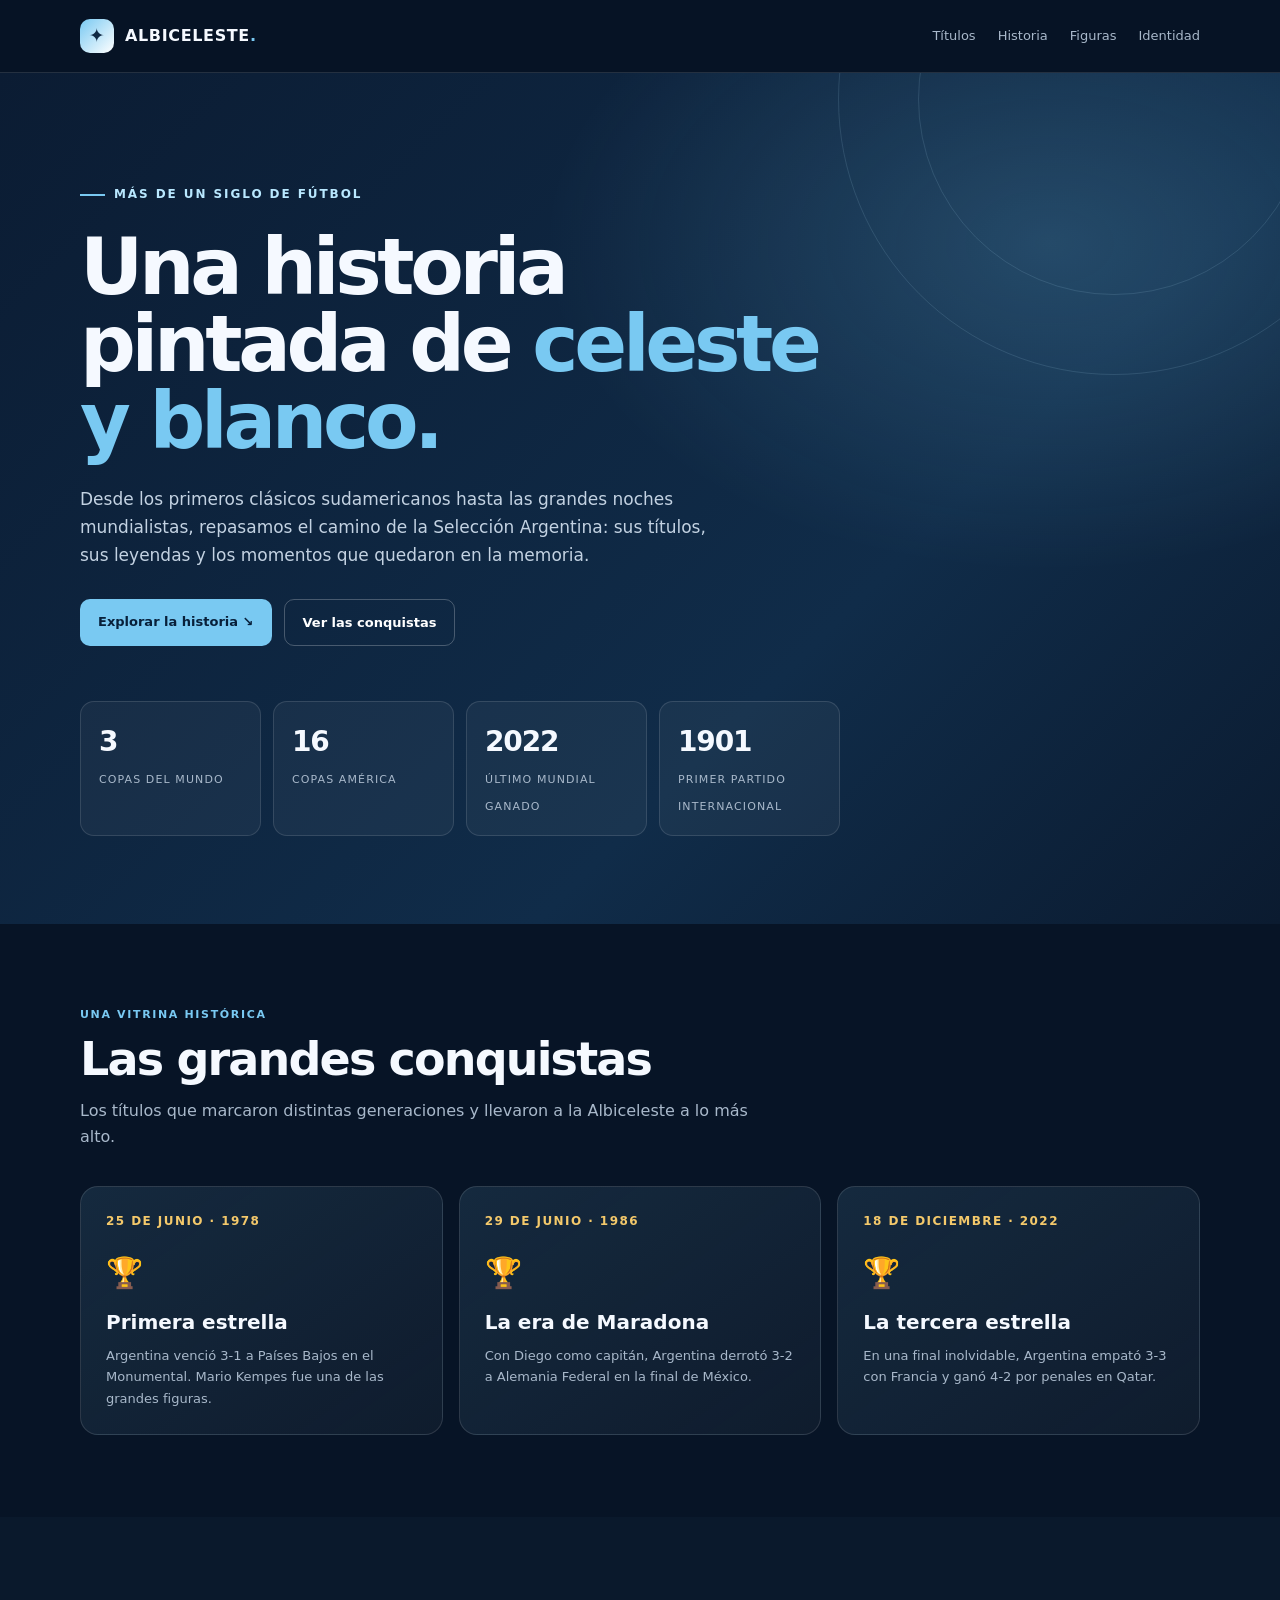
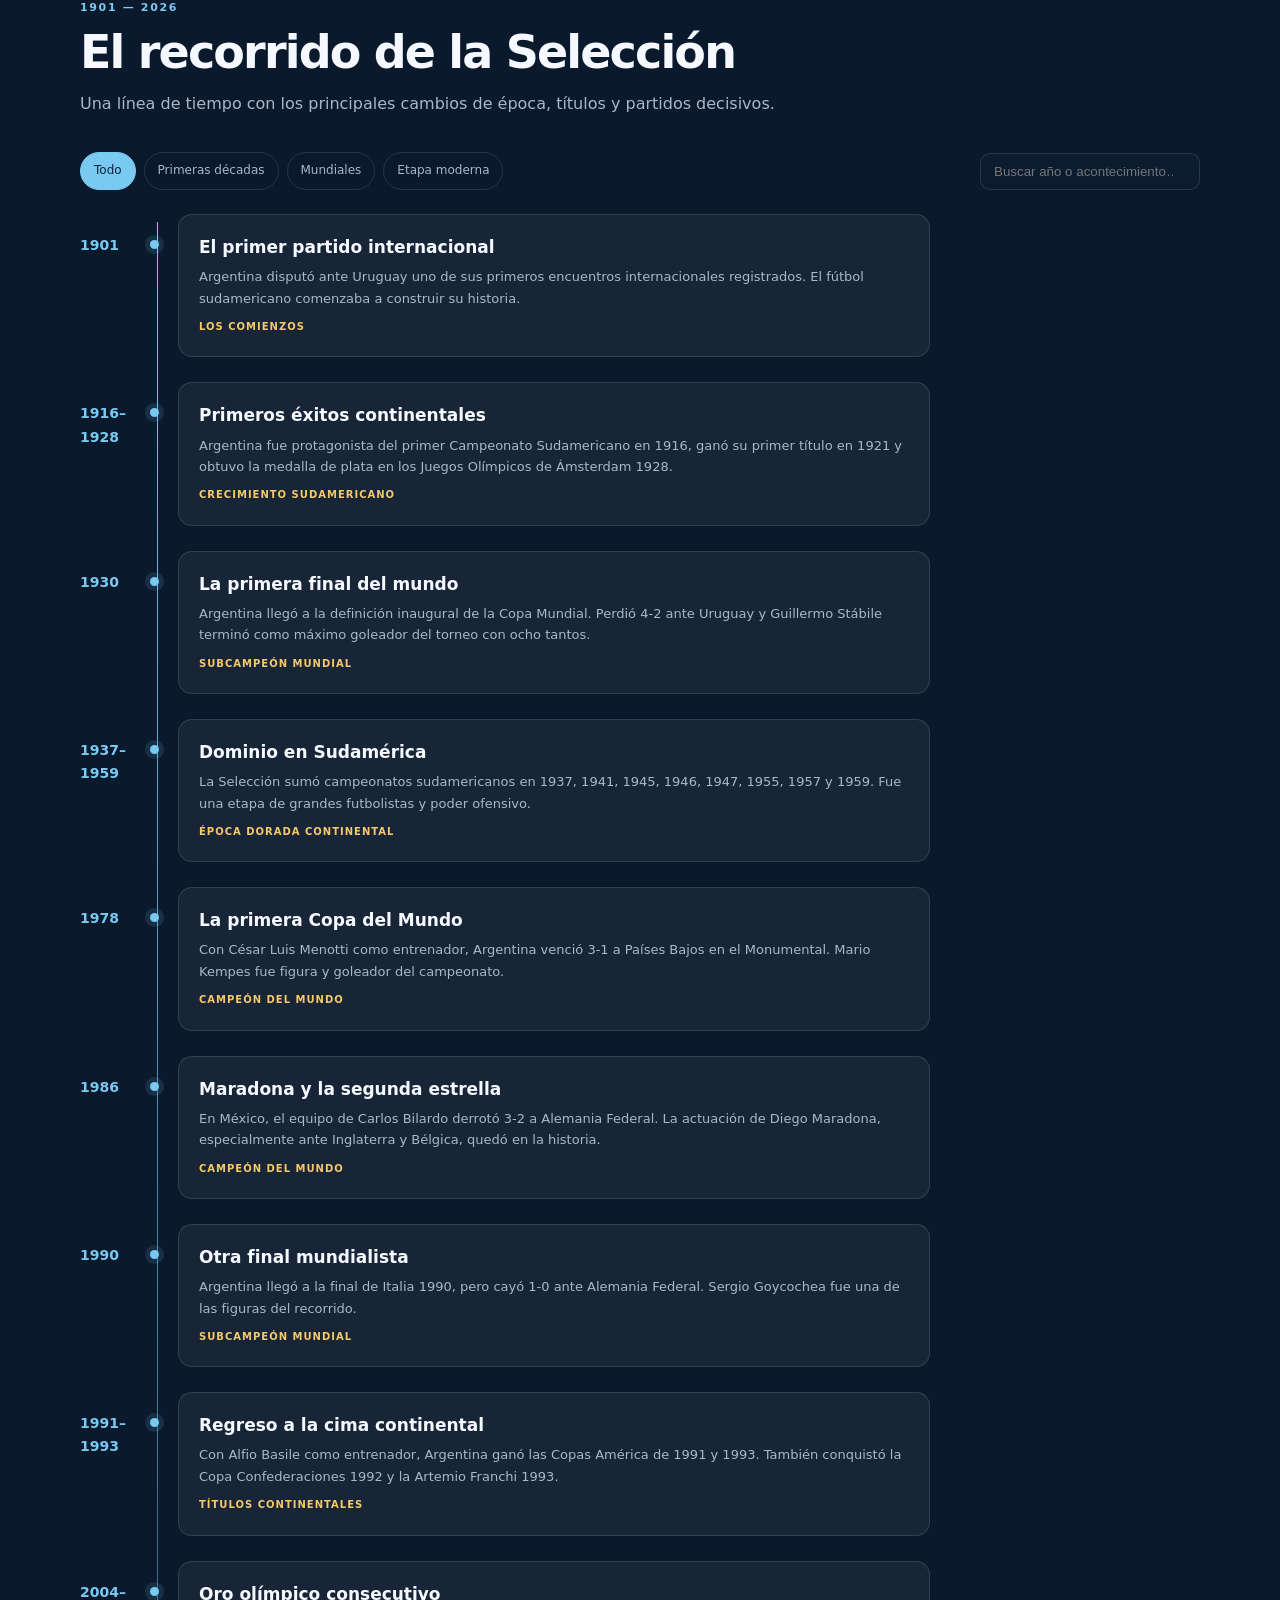
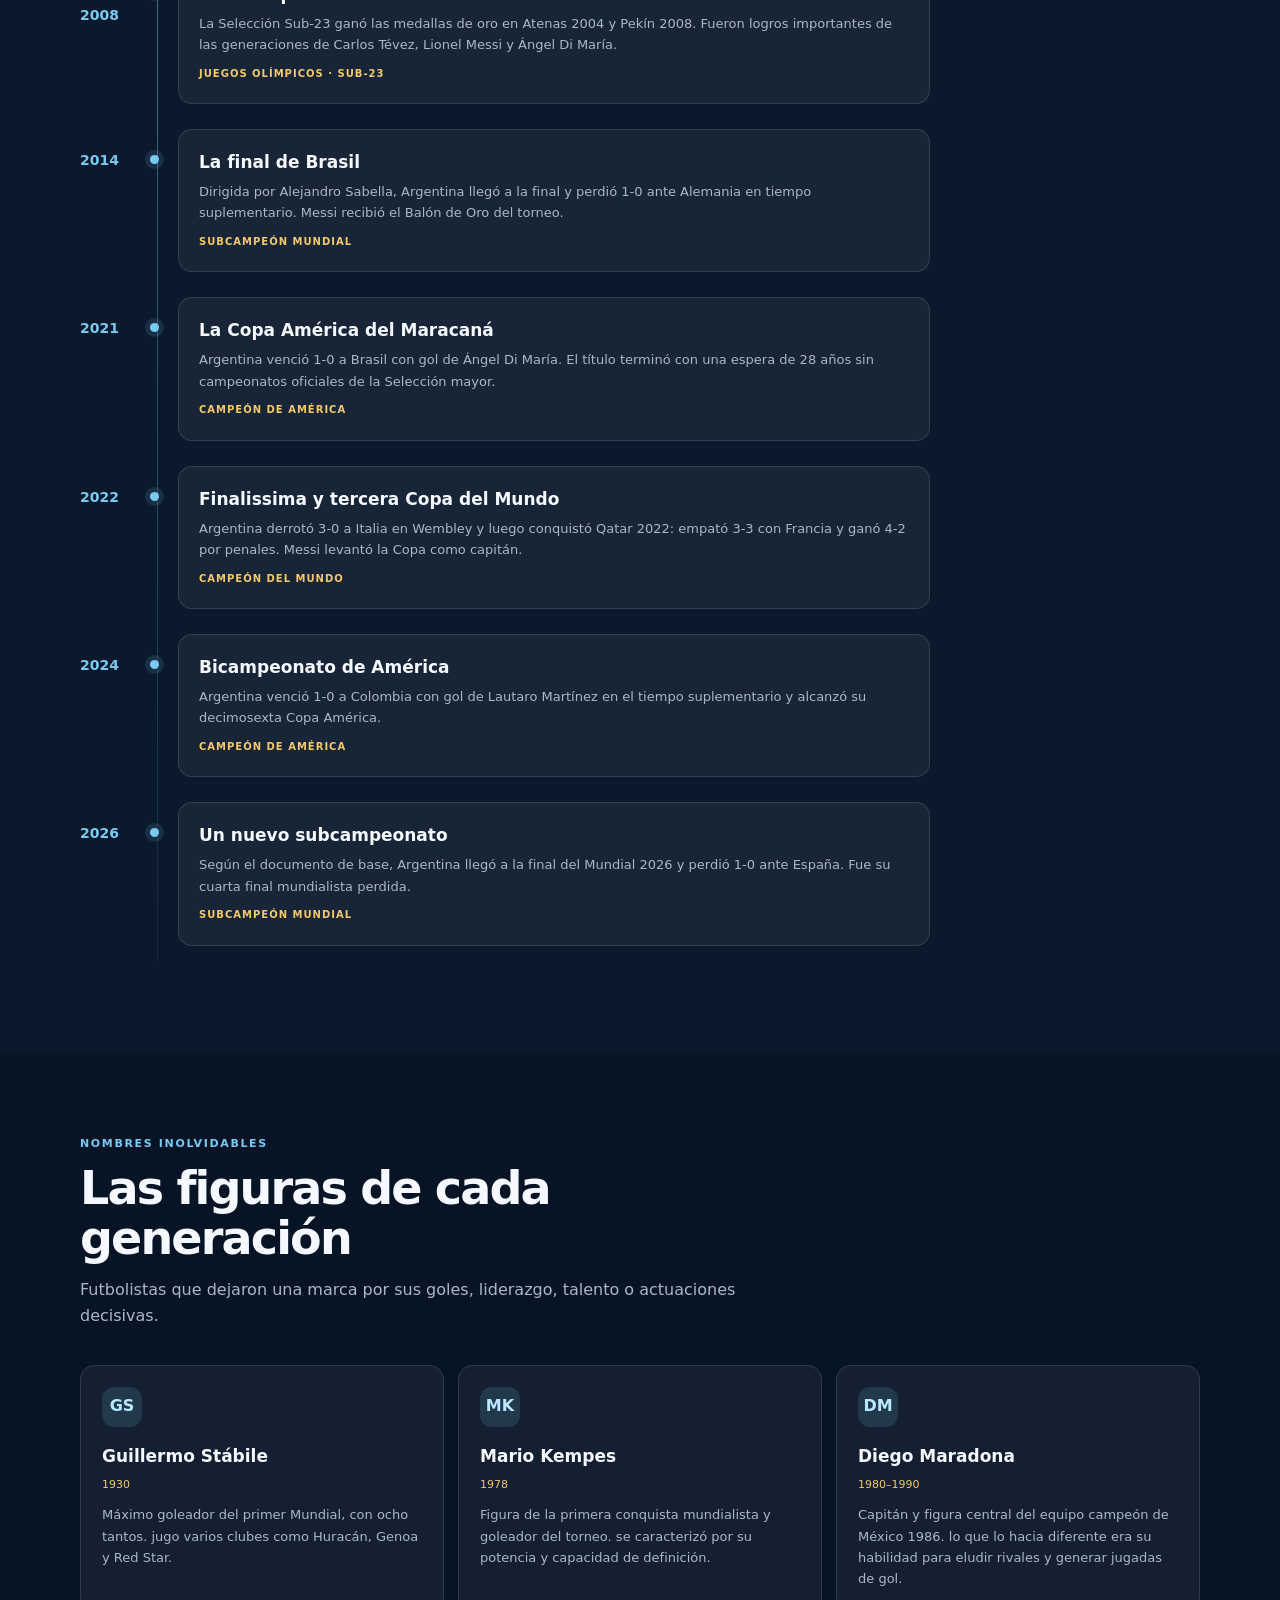
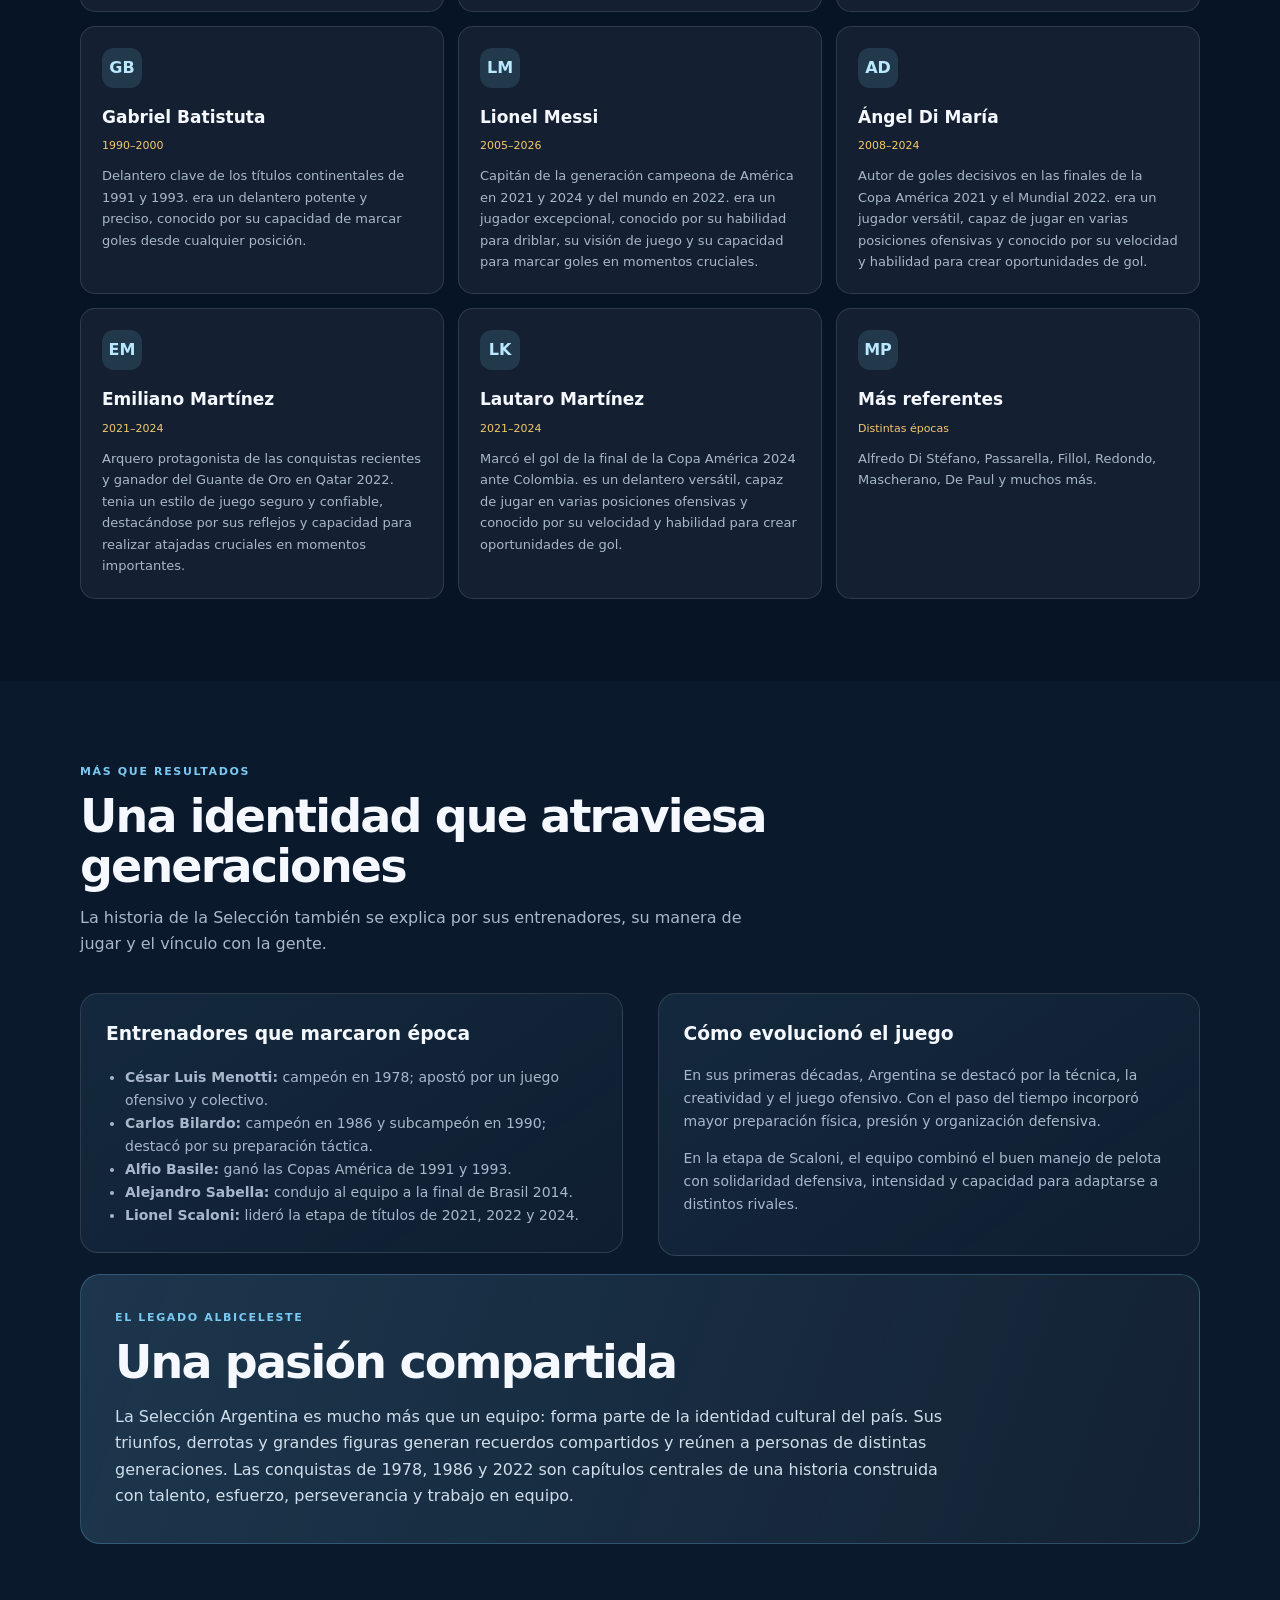
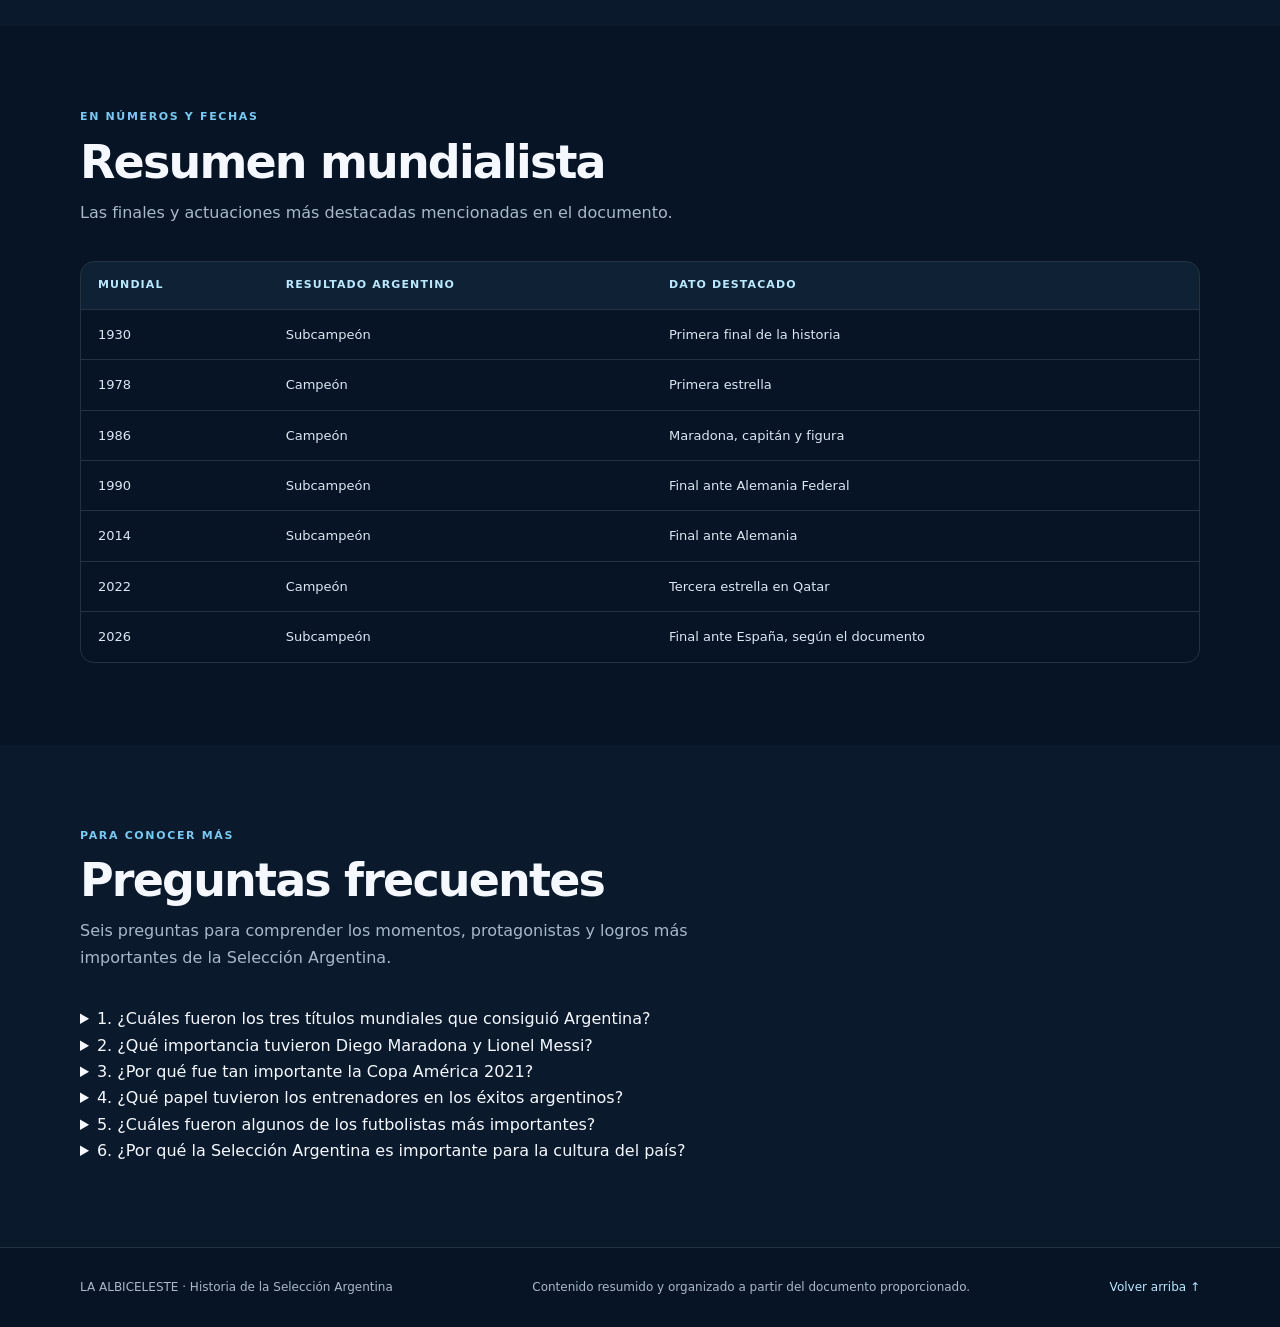
<file: index3.html>
<!DOCTYPE html>
<html lang="es">
<head>
    <meta charset="UTF-8">
    <meta name="viewport" content="width=device-width, initial-scale=1.0">

    <meta name="description" content="Historia de la Selección Argentina: títulos, Mundiales, figuras y momentos inolvidables.">

    <!-- Política básica de seguridad -->
    <meta http-equiv="Content-Security-Policy"
          content="default-src 'none'; style-src 'unsafe-inline'; script-src 'unsafe-inline'; img-src 'self' data:; font-src 'self'; connect-src 'none'; object-src 'none'; base-uri 'none'; form-action 'none';">

    <meta name="referrer" content="no-referrer">

    <title>La Albiceleste — Historia de la Selección Argentina</title>

    <style>
        :root {
            --navy: #071426;
            --navy2: #0d2038;
            --sky: #79c9f2;
            --sky2: #b9e8ff;
            --white: #f5f9ff;
            --muted: #a8b8ca;
            --gold: #f4c96b;
            --line: rgba(255,255,255,.12);
            --card: rgba(255,255,255,.055);
        }

        * {
            box-sizing: border-box;
        }

        html {
            scroll-behavior: smooth;
        }

        body {
            margin: 0;
            background: var(--navy);
            color: var(--white);
            font-family: Inter, system-ui, -apple-system, "Segoe UI", sans-serif;
            line-height: 1.65;
        }

        a {
            color: inherit;
            text-decoration: none;
        }

        .wrap {
            width: min(1120px, calc(100% - 40px));
            margin: auto;
        }

        /* NAVEGACIÓN */

        .topbar {
            position: sticky;
            top: 0;
            z-index: 20;
            background: rgba(7,20,38,.94);
            border-bottom: 1px solid var(--line);
        }

        .nav {
            height: 72px;
            display: flex;
            align-items: center;
            justify-content: space-between;
            gap: 24px;
        }

        .brand {
            display: flex;
            align-items: center;
            gap: 11px;
            font-weight: 800;
            letter-spacing: .04em;
        }

        .crest {
            width: 34px;
            height: 34px;
            border-radius: 10px;
            background: linear-gradient(135deg,var(--sky),#fff);
            display: grid;
            place-items: center;
            color: #102944;
            font-size: 19px;
        }

        .navlinks {
            display: flex;
            gap: 22px;
            color: var(--muted);
            font-size: 13px;
        }

        .navlinks a:hover {
            color: white;
        }

        .menu {
            display: none;
            background: none;
            border: 1px solid var(--line);
            color: white;
            border-radius: 9px;
            padding: 8px 11px;
            cursor: pointer;
        }

        /* PORTADA */

        .hero {
            position: relative;
            overflow: hidden;
            padding: 105px 0 88px;
            background:
                radial-gradient(ellipse at 82% 20%,rgba(121,201,242,.2),transparent 34%),
                linear-gradient(135deg,#0b1c33,#102c49 65%,#0b1b30);
        }

        .hero:before,
        .hero:after {
            content: "";
            position: absolute;
            pointer-events: none;
            border: 1px solid rgba(185,232,255,.13);
            border-radius: 50%;
        }

        .hero:before {
            width: 550px;
            height: 550px;
            right: -110px;
            top: -250px;
        }

        .hero:after {
            width: 390px;
            height: 390px;
            right: -30px;
            top: -170px;
        }

        .eyebrow {
            display: inline-flex;
            align-items: center;
            gap: 9px;
            color: var(--sky2);
            font-size: 12px;
            font-weight: 800;
            letter-spacing: .16em;
            text-transform: uppercase;
        }

        .eyebrow:before {
            content: "";
            width: 25px;
            height: 2px;
            background: var(--sky);
        }

        h1 {
            font-size: clamp(43px,7vw,78px);
            line-height: .99;
            letter-spacing: -.055em;
            max-width: 780px;
            margin: 24px 0;
        }

        .hero h1 span {
            color: var(--sky);
        }

        .lead {
            max-width: 640px;
            color: #c3d2e2;
            font-size: 17px;
        }

        .hero-actions {
            display: flex;
            gap: 12px;
            flex-wrap: wrap;
            margin-top: 30px;
        }

        .btn {
            display: inline-flex;
            padding: 12px 18px;
            border-radius: 10px;
            font-weight: 750;
            font-size: 13px;
            background: var(--sky);
            color: #08203a;
        }

        .btn.secondary {
            background: transparent;
            color: white;
            border: 1px solid rgba(255,255,255,.24);
        }

        .stats {
            display: grid;
            grid-template-columns: repeat(4,1fr);
            gap: 12px;
            margin-top: 55px;
            max-width: 760px;
        }

        .stat {
            padding: 17px 18px;
            border: 1px solid var(--line);
            border-radius: 14px;
            background: rgba(255,255,255,.045);
        }

        .stat strong {
            display: block;
            font-size: 28px;
            letter-spacing: -.04em;
        }

        .stat span {
            font-size: 11px;
            color: var(--muted);
            text-transform: uppercase;
            letter-spacing: .1em;
        }

        /* SECCIONES */

        .section {
            padding: 82px 0;
        }

        .section.alt {
            background: #0a192c;
        }

        .section-head {
            max-width: 700px;
            margin-bottom: 35px;
        }

        .kicker {
            color: var(--sky);
            font-size: 11px;
            font-weight: 800;
            letter-spacing: .15em;
            text-transform: uppercase;
        }

        .section h2 {
            font-size: clamp(30px,4vw,46px);
            line-height: 1.1;
            letter-spacing: -.04em;
            margin: 10px 0 13px;
        }

        .section-head p {
            color: var(--muted);
            margin: 0;
        }

        /* TROFEOS */

        .trophy-grid {
            display: grid;
            grid-template-columns: repeat(3,1fr);
            gap: 16px;
        }

        .trophy {
            padding: 25px;
            border-radius: 18px;
            background: linear-gradient(145deg,rgba(121,201,242,.12),rgba(255,255,255,.035));
            border: 1px solid var(--line);
            min-height: 205px;
        }

        .trophy .year {
            color: var(--gold);
            font-size: 12px;
            font-weight: 800;
            letter-spacing: .12em;
        }

        .trophy .cup {
            font-size: 30px;
            margin: 17px 0 8px;
        }

        .trophy h3 {
            font-size: 20px;
            margin: 0 0 6px;
        }

        .trophy p {
            color: var(--muted);
            font-size: 13px;
            margin: 0;
        }

        /* LÍNEA DE TIEMPO */

        .timeline-tools {
            display: flex;
            justify-content: space-between;
            gap: 16px;
            align-items: center;
            flex-wrap: wrap;
            margin-bottom: 24px;
        }

        .filters {
            display: flex;
            gap: 8px;
            flex-wrap: wrap;
        }

        .filter {
            border: 1px solid var(--line);
            background: transparent;
            color: var(--muted);
            padding: 8px 13px;
            border-radius: 99px;
            font: inherit;
            font-size: 12px;
            cursor: pointer;
        }

        .filter.active,
        .filter:hover {
            background: var(--sky);
            color: #08203a;
            border-color: var(--sky);
        }

        .search {
            background: #0b1b30;
            border: 1px solid var(--line);
            border-radius: 10px;
            padding: 10px 13px;
            color: white;
            min-width: 220px;
            outline: none;
        }

        .timeline {
            position: relative;
            max-width: 850px;
        }

        .timeline:before {
            content: "";
            position: absolute;
            left: 77px;
            top: 8px;
            bottom: 8px;
            width: 1px;
            background: linear-gradient(var(--sky),rgba(121,201,242,.08));
        }

        .event {
            display: grid;
            grid-template-columns: 58px 1fr;
            gap: 40px;
            padding: 0 0 25px;
            position: relative;
        }

        .event[hidden] {
            display: none;
        }

        .event-year {
            font-weight: 850;
            color: var(--sky);
            font-size: 14px;
            padding-top: 20px;
        }

        .event-card {
            position: relative;
            border: 1px solid var(--line);
            border-radius: 14px;
            padding: 18px 20px;
            background: var(--card);
        }

        .event-card:before {
            content: "";
            position: absolute;
            left: -29px;
            top: 25px;
            width: 9px;
            height: 9px;
            border-radius: 50%;
            background: var(--sky);
            box-shadow: 0 0 0 5px rgba(121,201,242,.12);
        }

        .event-card h3 {
            margin: 0 0 5px;
            font-size: 17px;
        }

        .event-card p {
            margin: 0;
            color: var(--muted);
            font-size: 13px;
        }

        .tag {
            display: inline-block;
            margin-top: 10px;
            color: var(--gold);
            font-size: 10px;
            text-transform: uppercase;
            letter-spacing: .1em;
            font-weight: 800;
        }

        /* JUGADORES */

        .people-grid {
            display: grid;
            grid-template-columns: repeat(3,1fr);
            gap: 14px;
        }

        .person {
            padding: 21px;
            border: 1px solid var(--line);
            border-radius: 15px;
            background: var(--card);
        }

        .person .initial {
            width: 40px;
            height: 40px;
            border-radius: 12px;
            background: rgba(121,201,242,.14);
            color: var(--sky2);
            display: grid;
            place-items: center;
            font-weight: 850;
            margin-bottom: 15px;
        }

        .person h3 {
            margin: 0;
            font-size: 17px;
        }

        .person small {
            color: var(--gold);
            font-size: 11px;
        }

        .person p {
            font-size: 13px;
            color: var(--muted);
            margin: 8px 0 0;
        }

        /* IDENTIDAD Y ENTRENADORES */

        .split {
            display: grid;
            grid-template-columns: 1fr 1fr;
            gap: 35px;
            align-items: start;
        }

        .info-panel {
            border: 1px solid var(--line);
            border-radius: 18px;
            padding: 25px;
            background: linear-gradient(145deg,rgba(121,201,242,.09),rgba(255,255,255,.025));
        }

        .info-panel h3 {
            margin: 0 0 12px;
        }

        .info-panel p,
        .info-panel li {
            font-size: 14px;
            color: var(--muted);
        }

        .info-panel ul {
            padding-left: 19px;
            margin-bottom: 0;
        }

        /* TABLA */

        .table-wrap {
            overflow-x: auto;
            border: 1px solid var(--line);
            border-radius: 14px;
        }

        table {
            border-collapse: collapse;
            width: 100%;
            min-width: 480px;
            text-align: left;
        }

        th, td {
            padding: 14px 17px;
            border-bottom: 1px solid var(--line);
            font-size: 13px;
        }

        th {
            color: var(--sky2);
            background: rgba(121,201,242,.07);
            font-size: 11px;
            text-transform: uppercase;
            letter-spacing: .1em;
        }

        td {
            color: #dce7f2;
        }

        tr:last-child td {
            border-bottom: 0;
        }

        /* CONCLUSIÓN */

        .conclusion {
            padding: 34px;
            border-radius: 20px;
            background: linear-gradient(110deg,rgba(121,201,242,.17),rgba(255,255,255,.04));
            border: 1px solid rgba(121,201,242,.25);
        }

        .conclusion p {
            color: #d0deeb;
            max-width: 850px;
            margin-bottom: 0;
        }

        /* PIE DE PÁGINA */

        .footer {
            padding: 30px 0;
            border-top: 1px solid var(--line);
            color: var(--muted);
            font-size: 12px;
        }

        .footer-inner {
            display: flex;
            justify-content: space-between;
            gap: 20px;
            flex-wrap: wrap;
        }

        .backtop {
            color: var(--sky2);
        }

        /* DISEÑO RESPONSIVE */

        @media(max-width:760px) {
            .navlinks {
                display: none;
                position: absolute;
                top: 72px;
                left: 0;
                right: 0;
                background: #0b1b30;
                padding: 18px 22px;
                border-bottom: 1px solid var(--line);
                flex-direction: column;
            }

            .navlinks.open {
                display: flex;
            }

            .menu {
                display: block;
            }

            .hero {
                padding: 76px 0 65px;
            }

            .stats {
                grid-template-columns: repeat(2,1fr);
                margin-top: 38px;
            }

            .trophy-grid,
            .people-grid {
                grid-template-columns: 1fr;
            }

            .split {
                grid-template-columns: 1fr;
            }

            .section {
                padding: 62px 0;
            }

            .timeline:before {
                left: 57px;
            }

            .event {
                grid-template-columns: 40px 1fr;
                gap: 30px;
            }

            .event-card:before {
                left: -24px;
            }

            .search {
                width: 100%;
            }

            .timeline-tools {
                align-items: stretch;
            }
        }
    </style>
</head>

<body>

<header class="topbar">
    <div class="wrap nav">

        <a class="brand" href="#inicio">
            <span class="crest">✦</span>
            <span>ALBICELESTE<span style="color:var(--sky)">.</span></span>
        </a>

        <nav class="navlinks" id="navlinks">
            <a href="#titulos">Títulos</a>
            <a href="#historia">Historia</a>
            <a href="#figuras">Figuras</a>
            <a href="#identidad">Identidad</a>
        </nav>

        <button class="menu" id="menu" aria-label="Abrir menú">
            ☰
        </button>

    </div>
</header>

<main>

    <!-- PORTADA -->

    <section class="hero" id="inicio">
        <div class="wrap">

            <div class="eyebrow">Más de un siglo de fútbol</div>

            <h1>
                Una historia<br>
                pintada de <span>celeste y blanco.</span>
            </h1>

            <p class="lead">
                Desde los primeros clásicos sudamericanos hasta las grandes noches mundialistas,
                repasamos el camino de la Selección Argentina: sus títulos, sus leyendas y los
                momentos que quedaron en la memoria.
            </p>

            <div class="hero-actions">
                <a class="btn" href="#historia">Explorar la historia ↘</a>
                <a class="btn secondary" href="#titulos">Ver las conquistas</a>
            </div>

            <div class="stats">
                <div class="stat">
                    <strong>3</strong>
                    <span>Copas del Mundo</span>
                </div>

                <div class="stat">
                    <strong>16</strong>
                    <span>Copas América</span>
                </div>

                <div class="stat">
                    <strong>2022</strong>
                    <span>Último Mundial ganado</span>
                </div>

                <div class="stat">
                    <strong>1901</strong>
                    <span>Primer partido internacional</span>
                </div>
            </div>

        </div>
    </section>

    <!-- TÍTULOS -->

    <section class="section" id="titulos">
        <div class="wrap">

            <div class="section-head">
                <div class="kicker">Una vitrina histórica</div>
                <h2>Las grandes conquistas</h2>
                <p>
                    Los títulos que marcaron distintas generaciones y llevaron a la Albiceleste
                    a lo más alto.
                </p>
            </div>

            <div class="trophy-grid">

                <article class="trophy">
                    <div class="year">25 DE JUNIO · 1978</div>
                    <div class="cup">🏆</div>
                    <h3>Primera estrella</h3>
                    <p>
                        Argentina venció 3-1 a Países Bajos en el Monumental.
                        Mario Kempes fue una de las grandes figuras.
                    </p>
                </article>

                <article class="trophy">
                    <div class="year">29 DE JUNIO · 1986</div>
                    <div class="cup">🏆</div>
                    <h3>La era de Maradona</h3>
                    <p>
                        Con Diego como capitán, Argentina derrotó 3-2 a Alemania Federal
                        en la final de México.
                    </p>
                </article>

                <article class="trophy">
                    <div class="year">18 DE DICIEMBRE · 2022</div>
                    <div class="cup">🏆</div>
                    <h3>La tercera estrella</h3>
                    <p>
                        En una final inolvidable, Argentina empató 3-3 con Francia
                        y ganó 4-2 por penales en Qatar.
                    </p>
                </article>

            </div>
        </div>
    </section>

    <!-- HISTORIA -->

    <section class="section alt" id="historia">
        <div class="wrap">

            <div class="section-head">
                <div class="kicker">1901 — 2026</div>
                <h2>El recorrido de la Selección</h2>
                <p>
                    Una línea de tiempo con los principales cambios de época,
                    títulos y partidos decisivos.
                </p>
            </div>

            <div class="timeline-tools">

                <div class="filters">
                    <button class="filter active" data-filter="todos">Todo</button>
                    <button class="filter" data-filter="inicios">Primeras décadas</button>
                    <button class="filter" data-filter="mundiales">Mundiales</button>
                    <button class="filter" data-filter="moderna">Etapa moderna</button>
                </div>

                <input
                    class="search"
                    id="search"
                    type="search"
                    placeholder="Buscar año o acontecimiento…"
                    aria-label="Buscar en la línea de tiempo"
                >

            </div>

            <div class="timeline" id="timeline">

                <article class="event" data-category="inicios">
                    <div class="event-year">1901</div>
                    <div class="event-card">
                        <h3>El primer partido internacional</h3>
                        <p>
                            Argentina disputó ante Uruguay uno de sus primeros encuentros
                            internacionales registrados. El fútbol sudamericano comenzaba
                            a construir su historia.
                        </p>
                        <span class="tag">Los comienzos</span>
                    </div>
                </article>

                <article class="event" data-category="inicios">
                    <div class="event-year">1916–1928</div>
                    <div class="event-card">
                        <h3>Primeros éxitos continentales</h3>
                        <p>
                            Argentina fue protagonista del primer Campeonato Sudamericano
                            en 1916, ganó su primer título en 1921 y obtuvo la medalla de
                            plata en los Juegos Olímpicos de Ámsterdam 1928.
                        </p>
                        <span class="tag">Crecimiento sudamericano</span>
                    </div>
                </article>

                <article class="event" data-category="mundiales">
                    <div class="event-year">1930</div>
                    <div class="event-card">
                        <h3>La primera final del mundo</h3>
                        <p>
                            Argentina llegó a la definición inaugural de la Copa Mundial.
                            Perdió 4-2 ante Uruguay y Guillermo Stábile terminó como máximo
                            goleador del torneo con ocho tantos.
                        </p>
                        <span class="tag">Subcampeón mundial</span>
                    </div>
                </article>

                <article class="event" data-category="inicios">
                    <div class="event-year">1937–1959</div>
                    <div class="event-card">
                        <h3>Dominio en Sudamérica</h3>
                        <p>
                            La Selección sumó campeonatos sudamericanos en 1937, 1941,
                            1945, 1946, 1947, 1955, 1957 y 1959. Fue una etapa de grandes
                            futbolistas y poder ofensivo.
                        </p>
                        <span class="tag">Época dorada continental</span>
                    </div>
                </article>

                <article class="event" data-category="mundiales">
                    <div class="event-year">1978</div>
                    <div class="event-card">
                        <h3>La primera Copa del Mundo</h3>
                        <p>
                            Con César Luis Menotti como entrenador, Argentina venció 3-1
                            a Países Bajos en el Monumental. Mario Kempes fue figura y
                            goleador del campeonato.
                        </p>
                        <span class="tag">Campeón del mundo</span>
                    </div>
                </article>

                <article class="event" data-category="mundiales">
                    <div class="event-year">1986</div>
                    <div class="event-card">
                        <h3>Maradona y la segunda estrella</h3>
                        <p>
                            En México, el equipo de Carlos Bilardo derrotó 3-2 a Alemania
                            Federal. La actuación de Diego Maradona, especialmente ante
                            Inglaterra y Bélgica, quedó en la historia.
                        </p>
                        <span class="tag">Campeón del mundo</span>
                    </div>
                </article>

                <article class="event" data-category="mundiales">
                    <div class="event-year">1990</div>
                    <div class="event-card">
                        <h3>Otra final mundialista</h3>
                        <p>
                            Argentina llegó a la final de Italia 1990, pero cayó 1-0
                            ante Alemania Federal. Sergio Goycochea fue una de las
                            figuras del recorrido.
                        </p>
                        <span class="tag">Subcampeón mundial</span>
                    </div>
                </article>

                <article class="event" data-category="inicios">
                    <div class="event-year">1991–1993</div>
                    <div class="event-card">
                        <h3>Regreso a la cima continental</h3>
                        <p>
                            Con Alfio Basile como entrenador, Argentina ganó las Copas
                            América de 1991 y 1993. También conquistó la Copa
                            Confederaciones 1992 y la Artemio Franchi 1993.
                        </p>
                        <span class="tag">Títulos continentales</span>
                    </div>
                </article>

                <article class="event" data-category="moderna">
                    <div class="event-year">2004–2008</div>
                    <div class="event-card">
                        <h3>Oro olímpico consecutivo</h3>
                        <p>
                            La Selección Sub-23 ganó las medallas de oro en Atenas 2004
                            y Pekín 2008. Fueron logros importantes de las generaciones
                            de Carlos Tévez, Lionel Messi y Ángel Di María.
                        </p>
                        <span class="tag">Juegos Olímpicos · Sub-23</span>
                    </div>
                </article>

                <article class="event" data-category="mundiales">
                    <div class="event-year">2014</div>
                    <div class="event-card">
                        <h3>La final de Brasil</h3>
                        <p>
                            Dirigida por Alejandro Sabella, Argentina llegó a la final
                            y perdió 1-0 ante Alemania en tiempo suplementario.
                            Messi recibió el Balón de Oro del torneo.
                        </p>
                        <span class="tag">Subcampeón mundial</span>
                    </div>
                </article>

                <article class="event" data-category="moderna">
                    <div class="event-year">2021</div>
                    <div class="event-card">
                        <h3>La Copa América del Maracaná</h3>
                        <p>
                            Argentina venció 1-0 a Brasil con gol de Ángel Di María.
                            El título terminó con una espera de 28 años sin campeonatos
                            oficiales de la Selección mayor.
                        </p>
                        <span class="tag">Campeón de América</span>
                    </div>
                </article>

                <article class="event" data-category="moderna">
                    <div class="event-year">2022</div>
                    <div class="event-card">
                        <h3>Finalissima y tercera Copa del Mundo</h3>
                        <p>
                            Argentina derrotó 3-0 a Italia en Wembley y luego conquistó
                            Qatar 2022: empató 3-3 con Francia y ganó 4-2 por penales.
                            Messi levantó la Copa como capitán.
                        </p>
                        <span class="tag">Campeón del mundo</span>
                    </div>
                </article>

                <article class="event" data-category="moderna">
                    <div class="event-year">2024</div>
                    <div class="event-card">
                        <h3>Bicampeonato de América</h3>
                        <p>
                            Argentina venció 1-0 a Colombia con gol de Lautaro Martínez
                            en el tiempo suplementario y alcanzó su decimosexta
                            Copa América.
                        </p>
                        <span class="tag">Campeón de América</span>
                    </div>
                </article>

                <article class="event" data-category="mundiales">
                    <div class="event-year">2026</div>
                    <div class="event-card">
                        <h3>Un nuevo subcampeonato</h3>
                        <p>
                            Según el documento de base, Argentina llegó a la final
                            del Mundial 2026 y perdió 1-0 ante España. Fue su cuarta
                            final mundialista perdida.
                        </p>
                        <span class="tag">Subcampeón mundial</span>
                    </div>
                </article>

            </div>

            <p id="no-results" style="display:none;color:var(--muted);font-size:14px">
                No se encontraron acontecimientos con esa búsqueda.
            </p>

        </div>
    </section>

    <!-- FIGURAS -->

    <section class="section" id="figuras">
        <div class="wrap">

            <div class="section-head">
                <div class="kicker">Nombres inolvidables</div>
                <h2>Las figuras de cada generación</h2>
                <p>
                    Futbolistas que dejaron una marca por sus goles, liderazgo,
                    talento o actuaciones decisivas.
                </p>
            </div>

            <div class="people-grid">

                <article class="person">
                    <div class="initial">GS</div>
                    <h3>Guillermo Stábile</h3>
                    <small>1930</small>
                    <p>Máximo goleador del primer Mundial, con ocho tantos.
                        jugo varios clubes como Huracán, Genoa y Red Star.
                    </p>
                </article>

                <article class="person">
                    <div class="initial">MK</div>
                    <h3>Mario Kempes</h3>
                    <small>1978</small>
                    <p>Figura de la primera conquista mundialista y goleador del torneo.
                        se caracterizó por su potencia y capacidad de definición.
                    </p>
                </article>

                <article class="person">
                    <div class="initial">DM</div>
                    <h3>Diego Maradona</h3>
                    <small>1980–1990</small>
                    <p>Capitán y figura central del equipo campeón de México 1986.
                        lo que lo hacia diferente era su habilidad para eludir rivales y generar jugadas de gol.
                    </p>
                </article>

                <article class="person">
                    <div class="initial">GB</div>
                    <h3>Gabriel Batistuta</h3>
                    <small>1990–2000</small>
                    <p>Delantero clave de los títulos continentales de 1991 y 1993.
                        era un delantero potente y preciso, conocido por su capacidad de marcar goles desde cualquier posición.
                    </p>
                </article>

                <article class="person">
                    <div class="initial">LM</div>
                    <h3>Lionel Messi</h3>
                    <small>2005–2026</small>
                    <p>
                        Capitán de la generación campeona de América en 2021 y 2024
                        y del mundo en 2022.
                        era un jugador excepcional, conocido por su habilidad para driblar, su visión de juego y su capacidad para marcar goles en momentos cruciales.
                    </p>
                </article>

                <article class="person">
                    <div class="initial">AD</div>
                    <h3>Ángel Di María</h3>
                    <small>2008–2024</small>
                    <p>
                        Autor de goles decisivos en las finales de la Copa América
                        2021 y el Mundial 2022.
                        era un jugador versátil, capaz de jugar en varias posiciones ofensivas y conocido por su velocidad y habilidad para crear oportunidades de gol.
                    </p>
                </article>

                <article class="person">
                    <div class="initial">EM</div>
                    <h3>Emiliano Martínez</h3>
                    <small>2021–2024</small>
                    <p>
                        Arquero protagonista de las conquistas recientes y ganador
                        del Guante de Oro en Qatar 2022.
                        tenia un estilo de juego seguro y confiable, destacándose por sus reflejos y capacidad para realizar atajadas cruciales en momentos importantes.
                    </p>
                </article>

                <article class="person">
                    <div class="initial">LK</div>
                    <h3>Lautaro Martínez</h3>
                    <small>2021–2024</small>
                    <p>Marcó el gol de la final de la Copa América 2024 ante Colombia.
                        es un delantero versátil, capaz de jugar en varias posiciones ofensivas y conocido por su velocidad y habilidad para crear oportunidades de gol.
                    </p>
                </article>

                <article class="person">
                    <div class="initial">MP</div>
                    <h3>Más referentes</h3>
                    <small>Distintas épocas</small>
                    <p>
                        Alfredo Di Stéfano, Passarella, Fillol, Redondo,
                        Mascherano, De Paul y muchos más.
                    </p>
                </article>

            </div>
        </div>
    </section>

    <!-- IDENTIDAD -->

    <section class="section alt" id="identidad">
        <div class="wrap">

            <div class="section-head">
                <div class="kicker">Más que resultados</div>
                <h2>Una identidad que atraviesa generaciones</h2>
                <p>
                    La historia de la Selección también se explica por sus entrenadores,
                    su manera de jugar y el vínculo con la gente.
                </p>
            </div>

            <div class="split">

                <div class="info-panel">
                    <h3>Entrenadores que marcaron época</h3>

                    <ul>
                        <li>
                            <b>César Luis Menotti:</b>
                            campeón en 1978; apostó por un juego ofensivo y colectivo.
                        </li>

                        <li>
                            <b>Carlos Bilardo:</b>
                            campeón en 1986 y subcampeón en 1990;
                            destacó por su preparación táctica.
                        </li>

                        <li>
                            <b>Alfio Basile:</b>
                            ganó las Copas América de 1991 y 1993.
                        </li>

                        <li>
                            <b>Alejandro Sabella:</b>
                            condujo al equipo a la final de Brasil 2014.
                        </li>

                        <li>
                            <b>Lionel Scaloni:</b>
                            lideró la etapa de títulos de 2021, 2022 y 2024.
                        </li>
                    </ul>
                </div>

                <div class="info-panel">
                    <h3>Cómo evolucionó el juego</h3>

                    <p>
                        En sus primeras décadas, Argentina se destacó por la técnica,
                        la creatividad y el juego ofensivo. Con el paso del tiempo
                        incorporó mayor preparación física, presión y organización
                        defensiva.
                    </p>

                    <p>
                        En la etapa de Scaloni, el equipo combinó el buen manejo de
                        pelota con solidaridad defensiva, intensidad y capacidad
                        para adaptarse a distintos rivales.
                    </p>
                </div>

            </div>

            <div style="height:18px"></div>

            <div class="conclusion">
                <div class="kicker">El legado albiceleste</div>
                <h2>Una pasión compartida</h2>

                <p>
                    La Selección Argentina es mucho más que un equipo: forma parte
                    de la identidad cultural del país. Sus triunfos, derrotas y
                    grandes figuras generan recuerdos compartidos y reúnen a
                    personas de distintas generaciones. Las conquistas de 1978,
                    1986 y 2022 son capítulos centrales de una historia construida
                    con talento, esfuerzo, perseverancia y trabajo en equipo.
                </p>
            </div>

        </div>
    </section>

    <!-- RESUMEN MUNDIALISTA -->

    <section class="section" id="resumen">
        <div class="wrap">

            <div class="section-head">
                <div class="kicker">En números y fechas</div>
                <h2>Resumen mundialista</h2>
                <p>
                    Las finales y actuaciones más destacadas mencionadas
                    en el documento.
                </p>
            </div>

            <div class="table-wrap">
                <table>
                    <thead>
                        <tr>
                            <th>Mundial</th>
                            <th>Resultado argentino</th>
                            <th>Dato destacado</th>
                        </tr>
                    </thead>

                    <tbody>
                        <tr>
                            <td>1930</td>
                            <td>Subcampeón</td>
                            <td>Primera final de la historia</td>
                        </tr>

                        <tr>
                            <td>1978</td>
                            <td>Campeón</td>
                            <td>Primera estrella</td>
                        </tr>

                        <tr>
                            <td>1986</td>
                            <td>Campeón</td>
                            <td>Maradona, capitán y figura</td>
                        </tr>

                        <tr>
                            <td>1990</td>
                            <td>Subcampeón</td>
                            <td>Final ante Alemania Federal</td>
                        </tr>

                        <tr>
                            <td>2014</td>
                            <td>Subcampeón</td>
                            <td>Final ante Alemania</td>
                        </tr>

                        <tr>
                            <td>2022</td>
                            <td>Campeón</td>
                            <td>Tercera estrella en Qatar</td>
                        </tr>

                        <tr>
                            <td>2026</td>
                            <td>Subcampeón</td>
                            <td>Final ante España, según el documento</td>
                        </tr>
                    </tbody>
                </table>
            </div>

        </div>
    </section>

</main>
<section class="section alt" id="preguntas">
    <div class="wrap">

        <div class="section-head">
            <div class="kicker">Para conocer más</div>
            <h2>Preguntas frecuentes</h2>
            <p>
                Seis preguntas para comprender los momentos,
                protagonistas y logros más importantes de la Selección Argentina.
            </p>
        </div>

        <div class="faq">

            <details>
                <summary>
                    1. ¿Cuáles fueron los tres títulos mundiales que consiguió Argentina?
                </summary>

                <div class="faq-content">
                    <p>
                        La Selección Argentina consiguió tres Copas del Mundo:
                        en 1978, 1986 y 2022. Cada campeonato tuvo una importancia
                        especial en la historia del fútbol argentino.
                    </p>

                    <p>
                        En 1978, Argentina consiguió su primer Mundial jugando como
                        local. El equipo dirigido por César Luis Menotti venció
                        3-1 a Países Bajos en la final, con Mario Kempes como una
                        de sus principales figuras y máximo goleador del torneo.
                    </p>

                    <p>
                        En 1986, Argentina consiguió su segunda Copa del Mundo
                        en México, bajo la dirección técnica de Carlos Bilardo.
                        Diego Maradona fue el capitán y la gran figura del
                        campeonato, especialmente por sus actuaciones frente
                        a Inglaterra y Bélgica. En la final, Argentina derrotó
                        3-2 a Alemania Federal.
                    </p>

                    <p>
                        En 2022, Argentina conquistó su tercera Copa del Mundo
                        en Qatar. El equipo dirigido por Lionel Scaloni venció
                        a Francia en una final que terminó 3-3 y se definió
                        por penales, con un resultado de 4-2. Lionel Messi fue
                        el capitán y Emiliano Martínez tuvo intervenciones
                        fundamentales.
                    </p>

                    <p>
                        Estos tres títulos representan distintas generaciones
                        de futbolistas y entrenadores que llevaron a Argentina
                        a lo más alto del fútbol mundial.
                    </p>
                </div>
            </details>

            <details>
                <summary>
                    2. ¿Qué importancia tuvieron Diego Maradona y Lionel Messi?
                </summary>

                <div class="faq-content">
                    <p>
                        Diego Maradona y Lionel Messi fueron dos de los futbolistas
                        más importantes de la historia de la Selección Argentina.
                        Ambos se destacaron por su talento, liderazgo y capacidad
                        para influir en partidos decisivos.
                    </p>

                    <p>
                        Diego Maradona fue el principal referente del equipo
                        campeón del Mundial de México 1986. Durante ese torneo
                        realizó actuaciones extraordinarias, especialmente
                        contra Inglaterra, cuando marcó los dos goles más
                        recordados de su carrera: la Mano de Dios y el Gol del
                        Siglo. Además, fue fundamental en la semifinal contra
                        Bélgica y en la conquista de la segunda Copa del Mundo.
                    </p>

                    <p>
                        Por su parte, Lionel Messi representó a varias generaciones
                        de la Selección durante más de dos décadas. Después de
                        disputar diferentes finales sin conseguir títulos con
                        el equipo mayor, logró conquistar la Copa América 2021,
                        la Finalissima 2022, el Mundial de Qatar 2022 y la
                        Copa América 2024.
                    </p>

                    <p>
                        Maradona y Messi dejaron un legado enorme. El primero
                        fue el símbolo de la generación de 1986, mientras que
                        el segundo lideró una de las etapas más exitosas del
                        fútbol argentino moderno.
                    </p>
                </div>
            </details>

            <details>
                <summary>
                    3. ¿Por qué fue tan importante la Copa América 2021?
                </summary>

                <div class="faq-content">
                    <p>
                        La conquista de la Copa América 2021 fue muy importante
                        porque permitió que Argentina terminara con una espera
                        de 28 años sin conseguir títulos oficiales con la
                        Selección mayor.
                    </p>

                    <p>
                        El torneo se disputó en Brasil y el equipo dirigido
                        por Lionel Scaloni llegó a la final después de superar
                        diferentes dificultades durante la competición.
                        En la definición enfrentó al seleccionado brasileño
                        en el estadio Maracaná, uno de los escenarios más
                        importantes del fútbol mundial.
                    </p>

                    <p>
                        El partido terminó con una victoria argentina por 1-0
                        gracias a un gol de Ángel Di María, quien aprovechó
                        una oportunidad ofensiva para marcar el único tanto
                        del encuentro.
                    </p>

                    <p>
                        Este campeonato tuvo un significado especial para
                        Lionel Messi, ya que representó su primer gran título
                        oficial con la Selección mayor. También fortaleció
                        la confianza del equipo y permitió consolidar un grupo
                        de futbolistas que posteriormente conseguiría la
                        Finalissima, el Mundial de Qatar 2022 y la Copa
                        América 2024.
                    </p>

                    <p>
                        La victoria fue celebrada por millones de argentinos
                        y marcó el comienzo de una etapa histórica de grandes
                        éxitos internacionales.
                    </p>
                </div>
            </details>

            <details>
                <summary>
                    4. ¿Qué papel tuvieron los entrenadores en los éxitos argentinos?
                </summary>

                <div class="faq-content">
                    <p>
                        Los entrenadores tuvieron un papel fundamental en
                        la historia de la Selección Argentina porque fueron
                        responsables de organizar los equipos, desarrollar
                        estrategias y preparar a los futbolistas para competir
                        internacionalmente.
                    </p>

                    <p>
                        César Luis Menotti dirigió al seleccionado campeón
                        del Mundial de 1978. Su propuesta se caracterizaba
                        por un fútbol ofensivo, técnico y basado en el
                        funcionamiento colectivo.
                    </p>

                    <p>
                        Carlos Salvador Bilardo condujo a Argentina a la
                        conquista del Mundial de 1986 y al subcampeonato
                        de 1990. Se destacó por su preparación táctica,
                        disciplina y capacidad para adaptar el equipo a
                        cada rival.
                    </p>

                    <p>
                        Alfio Basile también fue importante porque dirigió
                        al seleccionado campeón de las Copas América de
                        1991 y 1993.
                    </p>

                    <p>
                        Alejandro Sabella consiguió llevar a Argentina
                        a la final del Mundial de Brasil 2014, después de
                        construir un equipo sólido y competitivo.
                    </p>

                    <p>
                        Finalmente, Lionel Scaloni inició una de las etapas
                        más exitosas de la historia reciente. Bajo su dirección,
                        Argentina consiguió la Copa América 2021, la Finalissima
                        2022, el Mundial de Qatar 2022 y la Copa América 2024.
                    </p>

                    <p>
                        Cada entrenador aportó diferentes ideas y estilos
                        de juego, pero todos compartieron el objetivo de
                        representar al país de la mejor manera posible.
                    </p>
                </div>
            </details>

            <details>
                <summary>
                    5. ¿Cuáles fueron algunos de los futbolistas más importantes?
                </summary>

                <div class="faq-content">
                    <p>
                        A lo largo de su historia, Argentina tuvo numerosos
                        futbolistas que se destacaron por sus habilidades,
                        goles, liderazgo y participación en campeonatos
                        importantes.
                    </p>

                    <p>
                        Guillermo Stábile fue una de las primeras grandes
                        figuras internacionales, ya que terminó como máximo
                        goleador del Mundial de 1930 con ocho tantos.
                    </p>

                    <p>
                        Mario Kempes fue fundamental en el Mundial de 1978.
                        Marcó dos goles en la final contra Países Bajos y
                        terminó como máximo goleador del campeonato.
                    </p>

                    <p>
                        Diego Maradona fue la gran figura del Mundial de 1986.
                        Su talento individual, liderazgo y capacidad para
                        decidir partidos fueron fundamentales para conseguir
                        la segunda Copa del Mundo.
                    </p>

                    <p>
                        Gabriel Batistuta se destacó durante los años noventa
                        por su capacidad goleadora y fue una de las principales
                        figuras de los títulos continentales de 1991 y 1993.
                    </p>

                    <p>
                        En la generación más reciente se destacaron Lionel
                        Messi, Ángel Di María, Sergio Agüero, Javier Mascherano,
                        Rodrigo De Paul, Lautaro Martínez y Emiliano Martínez.
                    </p>

                    <p>
                        Todos estos jugadores aportaron diferentes cualidades
                        y contribuyeron a que Argentina mantuviera su
                        protagonismo en el fútbol internacional.
                    </p>
                </div>
            </details>

            <details>
                <summary>
                    6. ¿Por qué la Selección Argentina es importante para la cultura del país?
                </summary>

                <div class="faq-content">
                    <p>
                        La Selección Argentina tiene una importancia muy
                        grande para la sociedad porque representa la identidad
                        nacional, la pasión por el deporte y el sentimiento
                        de pertenencia de millones de personas.
                    </p>

                    <p>
                        El fútbol forma parte de la cultura argentina desde
                        hace más de un siglo. Los clubes, los barrios y las
                        familias contribuyeron a que este deporte se convirtiera
                        en una de las actividades más populares del país.
                    </p>

                    <p>
                        Durante los Mundiales y las Copas América, la Selección
                        reúne a personas de diferentes edades y lugares.
                        Los partidos se convierten en acontecimientos que
                        generan emociones compartidas, reuniones familiares
                        y celebraciones populares.
                    </p>

                    <p>
                        Las conquistas de 1978, 1986 y 2022 son ejemplos de
                        cómo el fútbol puede formar parte de la memoria
                        colectiva de una nación. Especialmente en Qatar 2022,
                        millones de argentinos salieron a las calles para
                        festejar el tercer campeonato mundial.
                    </p>

                    <p>
                        Además, la Selección transmite valores como el esfuerzo,
                        la perseverancia, la disciplina, el respeto y el
                        trabajo en equipo.
                    </p>

                    <p>
                        Por estas razones, Argentina no considera a su
                        seleccionado solamente un equipo deportivo, sino
                        también un símbolo de unión, orgullo e identidad
                        nacional.
                    </p>
                </div>
            </details>

        </div>
    </div>
</section>
<!-- PIE DE PÁGINA -->

<footer class="footer">
    <div class="wrap footer-inner">

        <span>LA ALBICELESTE · Historia de la Selección Argentina</span>

        <span>
            Contenido resumido y organizado a partir del documento proporcionado.
        </span>

        <a class="backtop" href="#inicio">Volver arriba ↑</a>

    </div>
</footer>

<script>
    "use strict";

    // MENÚ PARA CELULARES

    const menu = document.getElementById("menu");
    const nav = document.getElementById("navlinks");

    menu.addEventListener("click", () => {
        nav.classList.toggle("open");
    });

    nav.querySelectorAll("a").forEach(link => {
        link.addEventListener("click", () => {
            nav.classList.remove("open");
        });
    });

    // FILTROS Y BUSCADOR DE LA LÍNEA DE TIEMPO

    let active = "todos";

    const search = document.getElementById("search");

    const events = [
        ...document.querySelectorAll(".event")
    ];

    const empty = document.getElementById("no-results");

    function updateTimeline() {

        const query = search.value.toLocaleLowerCase("es");

        let count = 0;

        events.forEach(event => {

            const matchCategory =
                active === "todos" ||
                event.dataset.category === active;

            const matchText =
                event.innerText.toLocaleLowerCase("es").includes(query);

            const show =
                matchCategory && matchText;

            event.hidden = !show;

            if (show) {
                count++;
            }
        });

        empty.style.display = count ? "none" : "block";
    }

    // ACTIVAR FILTROS

    document.querySelectorAll(".filter").forEach(button => {

        button.addEventListener("click", () => {

            const current = document.querySelector(".filter.active");

            if (current) {
                current.classList.remove("active");
            }

            button.classList.add("active");

            active = button.dataset.filter;

            updateTimeline();
        });
    });

    // ACTIVAR BUSCADOR

    search.addEventListener("input", updateTimeline);

</script>

</body>
</html>
</file>
